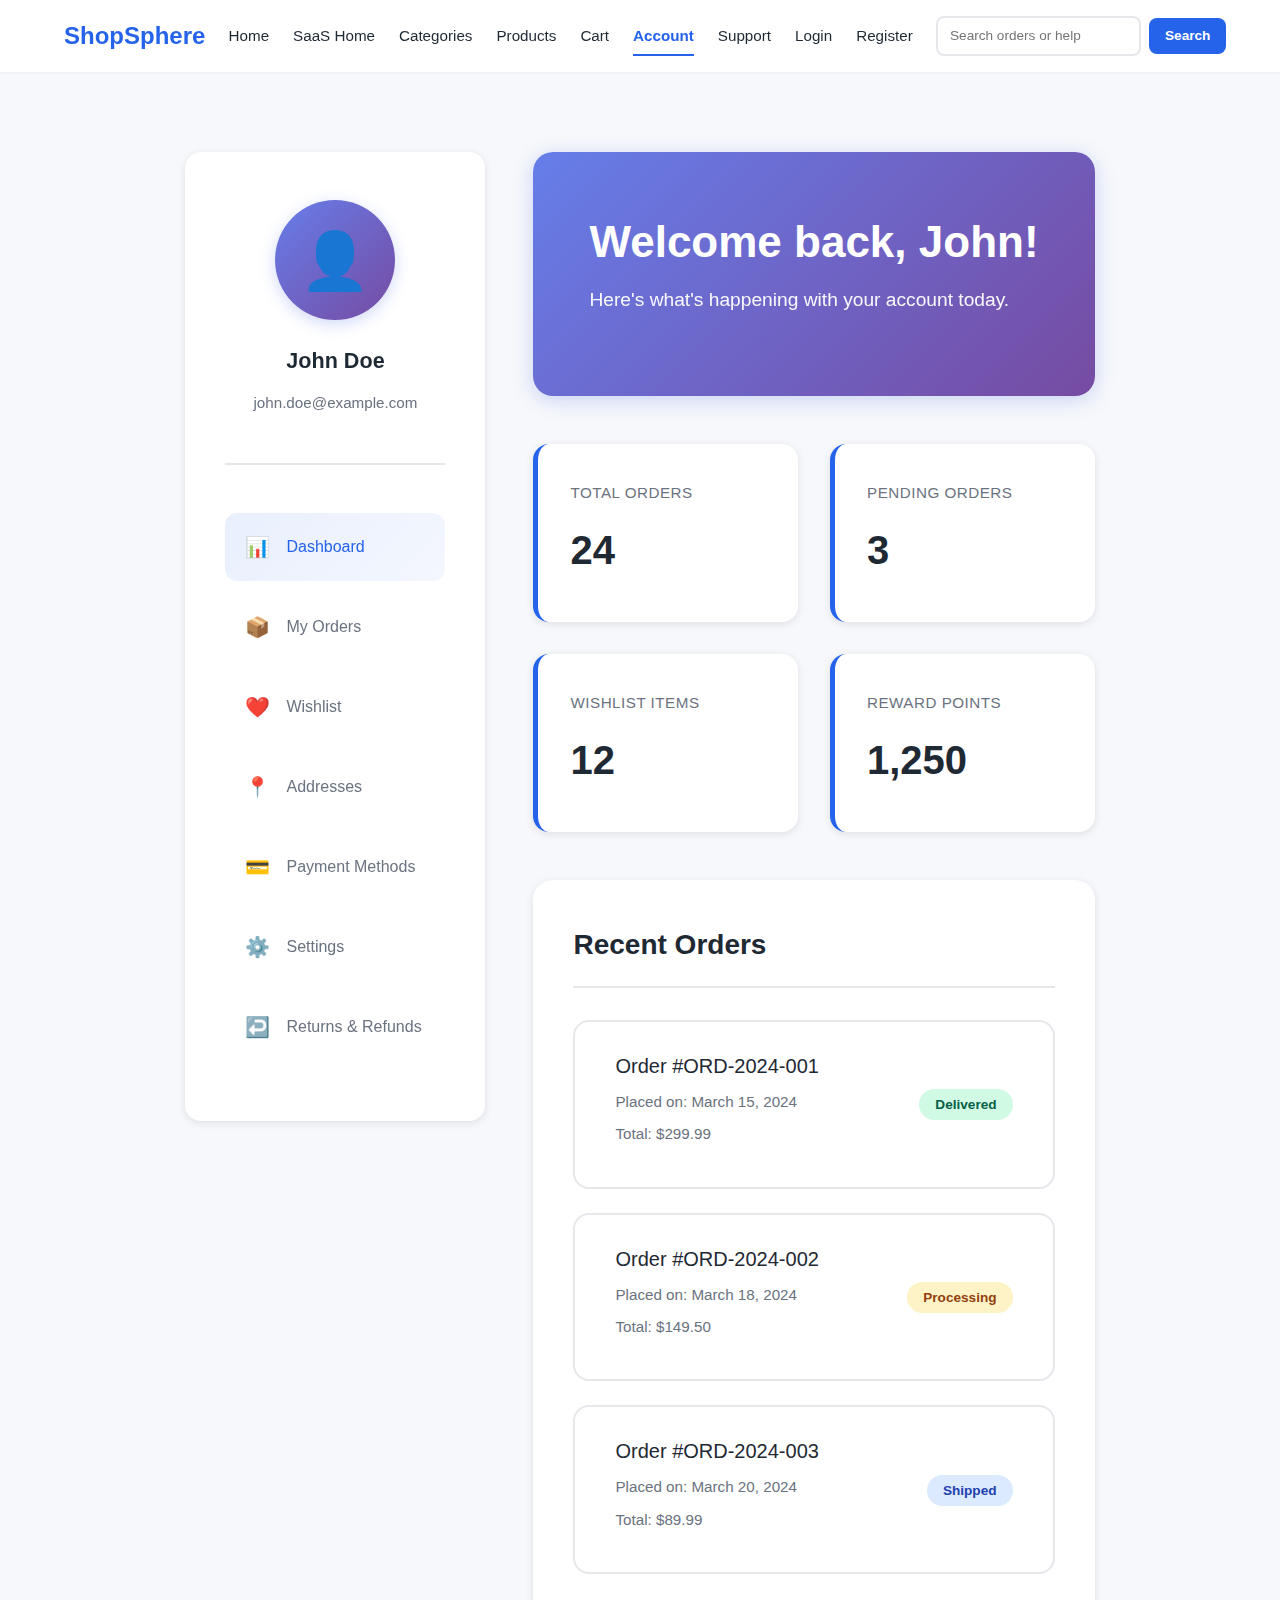
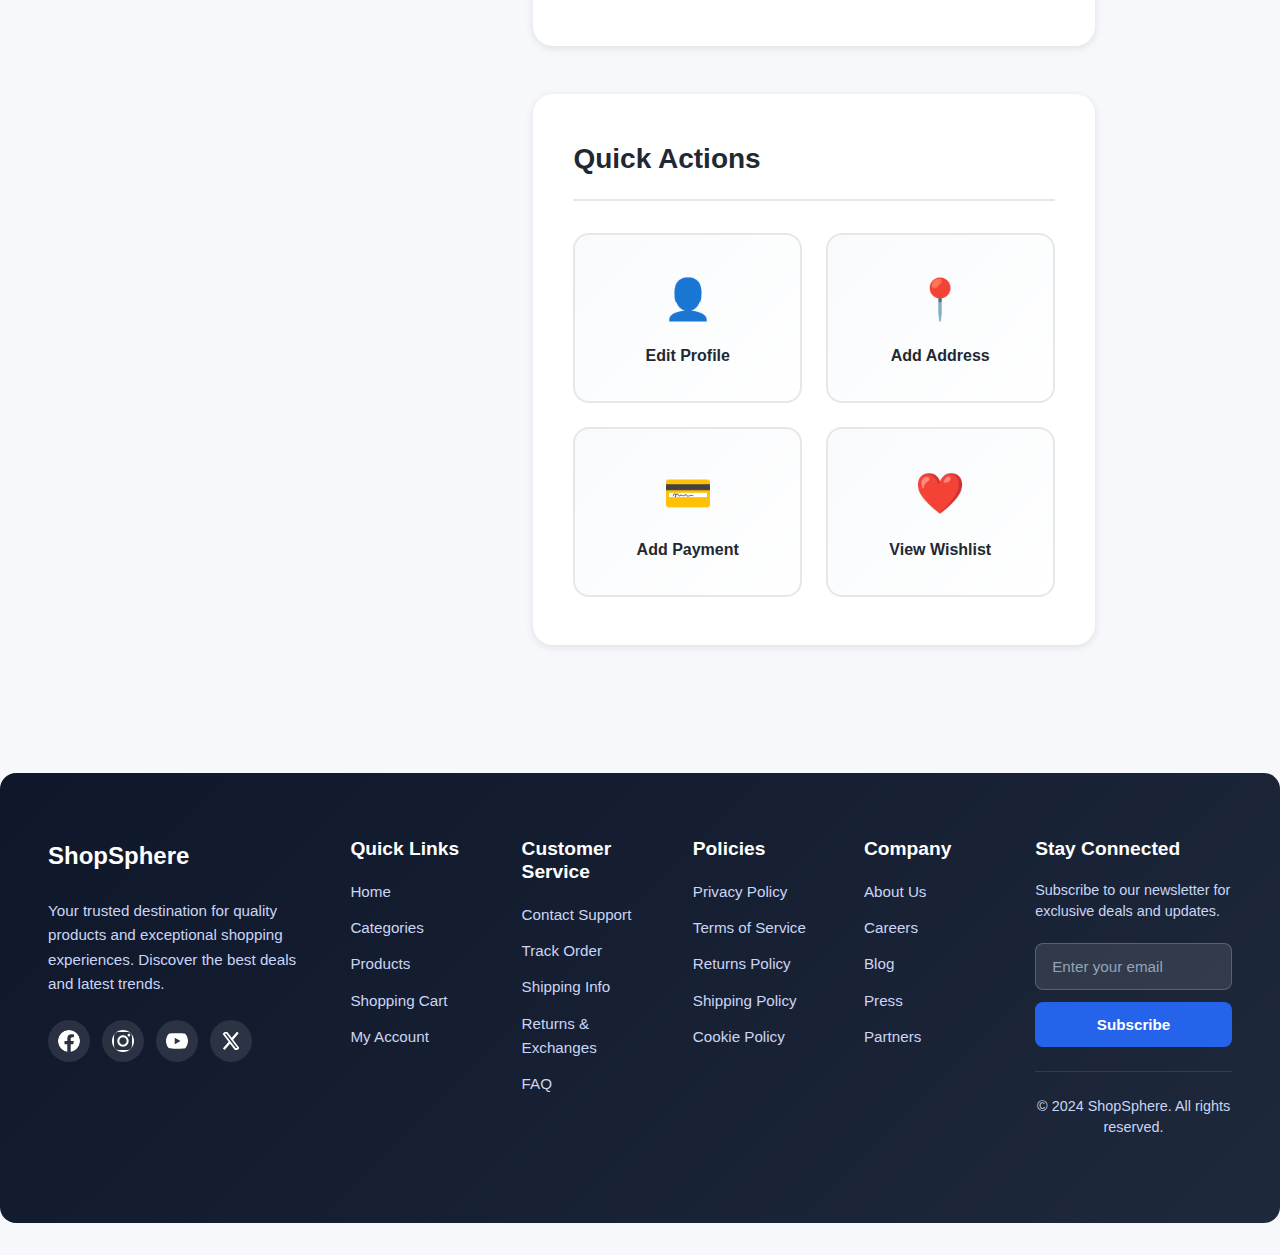
<file: account.html>
<!DOCTYPE html>
<html lang="en">
<head>
  <meta charset="UTF-8">
  <meta name="viewport" content="width=device-width, initial-scale=1.0">
  <title>Account Dashboard • ShopSphere</title>
  <link rel="icon" type="image/svg+xml" href="data:image/svg+xml,%3Csvg xmlns='http://www.w3.org/2000/svg' viewBox='0 0 100 100'%3E%3Ctext y='.9em' font-size='90'%3E🛒%3C/text%3E%3C/svg%3E">
  <link rel="stylesheet" href="styles.css">
  <style>
    .account-dashboard {
      display: grid;
      grid-template-columns: 300px 1fr;
      gap: 3rem;
      max-width: 1400px;
      margin: 3rem auto;
      padding: 0 3rem;
    }

    .account-sidebar {
      background: #fff;
      border-radius: 1rem;
      padding: 3rem 2.5rem;
      box-shadow: 0 2px 8px rgba(0,0,0,0.1);
      height: fit-content;
      position: sticky;
      top: 120px;
    }

    .user-profile-card {
      text-align: center;
      padding-bottom: 3rem;
      border-bottom: 2px solid #e5e7eb;
      margin-bottom: 3rem;
    }

    .user-avatar {
      width: 120px;
      height: 120px;
      border-radius: 50%;
      background: linear-gradient(135deg, #667eea 0%, #764ba2 100%);
      display: flex;
      align-items: center;
      justify-content: center;
      font-size: 3.5rem;
      margin: 0 auto 1.5rem;
      box-shadow: 0 4px 15px rgba(102, 126, 234, 0.3);
    }

    .user-name {
      font-size: 1.35rem;
      font-weight: 700;
      color: #1f2933;
      margin-bottom: 0.75rem;
    }

    .user-email {
      color: #6b7280;
      font-size: 0.95rem;
    }

    .sidebar-menu {
      list-style: none;
      padding: 0;
      margin: 0;
    }

    .sidebar-menu li {
      margin-bottom: 0.75rem;
    }

    .sidebar-menu a {
      display: flex;
      align-items: center;
      gap: 1rem;
      padding: 1.125rem 1.25rem;
      color: #6b7280;
      text-decoration: none;
      border-radius: 0.75rem;
      transition: all 0.2s ease;
      font-weight: 500;
    }

    .sidebar-menu a:hover,
    .sidebar-menu a.active {
      background: linear-gradient(135deg, rgba(37, 99, 235, 0.1) 0%, rgba(37, 99, 235, 0.05) 100%);
      color: #2563eb;
    }

    .sidebar-menu a span {
      font-size: 1.25rem;
    }

    .account-content {
      display: flex;
      flex-direction: column;
      gap: 3rem;
    }

    .dashboard-header {
      background: linear-gradient(135deg, #667eea 0%, #764ba2 100%);
      color: #fff;
      padding: 4rem 3.5rem;
      border-radius: 1.25rem;
      box-shadow: 0 4px 20px rgba(102, 126, 234, 0.3);
    }

    .dashboard-header h1 {
      font-size: 2.75rem;
      margin-bottom: 1rem;
      color: #fff;
    }

    .dashboard-header p {
      font-size: 1.2rem;
      opacity: 0.95;
    }

    .stats-grid {
      display: grid;
      grid-template-columns: repeat(auto-fit, minmax(220px, 1fr));
      gap: 2rem;
      margin-top: 0;
    }

    .stat-card {
      background: #fff;
      padding: 2.5rem 2rem;
      border-radius: 1rem;
      box-shadow: 0 2px 8px rgba(0,0,0,0.1);
      border-left: 5px solid #2563eb;
    }

    .stat-card h3 {
      font-size: 0.95rem;
      color: #6b7280;
      margin-bottom: 1rem;
      text-transform: uppercase;
      letter-spacing: 0.5px;
    }

    .stat-card .stat-value {
      font-size: 2.5rem;
      font-weight: 700;
      color: #1f2933;
    }

    .content-section {
      background: #fff;
      padding: 3rem 2.5rem;
      border-radius: 1.25rem;
      box-shadow: 0 2px 8px rgba(0,0,0,0.1);
    }

    .content-section h2 {
      font-size: 1.75rem;
      margin-bottom: 2rem;
      color: #1f2933;
      padding-bottom: 1.5rem;
      border-bottom: 2px solid #e5e7eb;
    }

    .order-item {
      display: flex;
      justify-content: space-between;
      align-items: center;
      padding: 2rem 2.5rem;
      border: 2px solid #e5e7eb;
      border-radius: 1rem;
      margin-bottom: 1.5rem;
      transition: all 0.2s ease;
    }

    .order-item:hover {
      border-color: #2563eb;
      box-shadow: 0 4px 12px rgba(37, 99, 235, 0.1);
    }

    .order-info h4 {
      font-size: 1.25rem;
      color: #1f2933;
      margin-bottom: 0.75rem;
    }

    .order-info p {
      color: #6b7280;
      font-size: 0.95rem;
      margin: 0.5rem 0;
    }

    .order-status {
      padding: 0.5rem 1rem;
      border-radius: 999px;
      font-size: 0.85rem;
      font-weight: 600;
      background: #dbeafe;
      color: #1e40af;
    }

    .order-status.delivered {
      background: #d1fae5;
      color: #065f46;
    }

    .order-status.processing {
      background: #fef3c7;
      color: #92400e;
    }

    .quick-actions {
      display: grid;
      grid-template-columns: repeat(auto-fit, minmax(180px, 1fr));
      gap: 1.5rem;
      margin-top: 2rem;
    }

    .action-btn {
      padding: 2rem 1.5rem;
      background: linear-gradient(135deg, #f8fafc 0%, #fff 100%);
      border: 2px solid #e5e7eb;
      border-radius: 1rem;
      text-align: center;
      text-decoration: none;
      color: #1f2933;
      transition: all 0.2s ease;
      display: flex;
      flex-direction: column;
      align-items: center;
      gap: 0.75rem;
    }

    .action-btn:hover {
      border-color: #2563eb;
      background: linear-gradient(135deg, rgba(37, 99, 235, 0.05) 0%, #fff 100%);
      transform: translateY(-2px);
      box-shadow: 0 4px 12px rgba(37, 99, 235, 0.15);
    }

    .action-btn span {
      font-size: 2.5rem;
    }

    .action-btn strong {
      font-size: 1rem;
      font-weight: 600;
    }

    @media (max-width: 960px) {
      .account-dashboard {
        grid-template-columns: 1fr;
        gap: 2.5rem;
        padding: 0 2rem;
        margin: 2rem auto;
      }

      .account-sidebar {
        position: static;
        padding: 2.5rem 2rem;
      }

      .stats-grid {
        grid-template-columns: repeat(2, 1fr);
        gap: 1.5rem;
      }
    }

    @media (max-width: 640px) {
      .account-dashboard {
        padding: 0 1.5rem;
        margin: 1.5rem auto;
      }

      .dashboard-header {
        padding: 3rem 2rem;
      }

      .dashboard-header h1 {
        font-size: 2rem;
      }

      .stats-grid {
        grid-template-columns: 1fr;
        gap: 1.25rem;
      }

      .content-section {
        padding: 2rem 1.5rem;
      }

      .order-item {
        flex-direction: column;
        align-items: flex-start;
        gap: 1.5rem;
        padding: 1.5rem;
      }

      .quick-actions {
        grid-template-columns: repeat(2, 1fr);
        gap: 1rem;
      }
    }
  </style>
</head>
<body>
  <header class="top-nav">
    <div class="logo"><a href="index.html">ShopSphere</a></div>
    <nav>
      <a href="index.html#home">Home</a>
      <a href="home-saas.html">SaaS Home</a>
      <a href="categories.html">Categories</a>
      <a href="products.html">Products</a>
      <a href="cart.html">Cart</a>
      <a href="account.html">Account</a>
      <a href="support.html">Support</a>
      <a href="login.html">Login</a>
      <a href="register.html">Register</a>
    </nav>
    <div class="search-bar">
      <input type="text" placeholder="Search orders or help" id="searchInput">
      <button id="searchBtn" onclick="handleSearch()">Search</button>
      <div class="search-suggestions" id="searchSuggestions"></div>
    </div>
  </header>

  <main>
    <div class="account-dashboard">
      <aside class="account-sidebar">
        <div class="user-profile-card">
          <div class="user-avatar">👤</div>
          <div class="user-name">John Doe</div>
          <div class="user-email">john.doe@example.com</div>
        </div>
        <ul class="sidebar-menu">
          <li><a href="#dashboard" class="active"><span>📊</span> Dashboard</a></li>
          <li><a href="#orders"><span>📦</span> My Orders</a></li>
          <li><a href="#wishlist"><span>❤️</span> Wishlist</a></li>
          <li><a href="#addresses"><span>📍</span> Addresses</a></li>
          <li><a href="#payments"><span>💳</span> Payment Methods</a></li>
          <li><a href="#settings"><span>⚙️</span> Settings</a></li>
          <li><a href="#returns"><span>↩️</span> Returns & Refunds</a></li>
        </ul>
      </aside>

      <div class="account-content">
        <div class="dashboard-header">
          <h1>Welcome back, John!</h1>
          <p>Here's what's happening with your account today.</p>
        </div>

        <div class="stats-grid">
          <div class="stat-card">
            <h3>Total Orders</h3>
            <div class="stat-value">24</div>
          </div>
          <div class="stat-card">
            <h3>Pending Orders</h3>
            <div class="stat-value">3</div>
          </div>
          <div class="stat-card">
            <h3>Wishlist Items</h3>
            <div class="stat-value">12</div>
          </div>
          <div class="stat-card">
            <h3>Reward Points</h3>
            <div class="stat-value">1,250</div>
          </div>
        </div>

        <div class="content-section">
          <h2>Recent Orders</h2>
          <div class="order-item">
            <div class="order-info">
              <h4>Order #ORD-2024-001</h4>
              <p>Placed on: March 15, 2024</p>
              <p>Total: $299.99</p>
            </div>
            <div>
              <span class="order-status delivered">Delivered</span>
            </div>
          </div>
          <div class="order-item">
            <div class="order-info">
              <h4>Order #ORD-2024-002</h4>
              <p>Placed on: March 18, 2024</p>
              <p>Total: $149.50</p>
            </div>
            <div>
              <span class="order-status processing">Processing</span>
            </div>
          </div>
          <div class="order-item">
            <div class="order-info">
              <h4>Order #ORD-2024-003</h4>
              <p>Placed on: March 20, 2024</p>
              <p>Total: $89.99</p>
            </div>
            <div>
              <span class="order-status">Shipped</span>
            </div>
          </div>
        </div>

        <div class="content-section">
          <h2>Quick Actions</h2>
          <div class="quick-actions">
            <a href="#" class="action-btn" onclick="handleAction('Profile')">
              <span>👤</span>
              <strong>Edit Profile</strong>
            </a>
            <a href="#" class="action-btn" onclick="handleAction('Address')">
              <span>📍</span>
              <strong>Add Address</strong>
            </a>
            <a href="#" class="action-btn" onclick="handleAction('Payment')">
              <span>💳</span>
              <strong>Add Payment</strong>
            </a>
            <a href="#" class="action-btn" onclick="handleAction('Wishlist')">
              <span>❤️</span>
              <strong>View Wishlist</strong>
            </a>
          </div>
        </div>
      </div>
    </div>
  </main>

  <footer class="site-footer">
    <div class="footer-brand">
      <div class="footer-logo">
        <span class="logo-icon">🛒</span>
        <span class="logo-text">ShopSphere</span>
      </div>
      <p class="footer-description">Your trusted destination for quality products and exceptional shopping experiences. Discover the best deals and latest trends.</p>
      <div class="social">
        <a href="#" aria-label="Facebook" target="_blank" rel="noopener noreferrer">
          <svg width="20" height="20" viewBox="0 0 24 24" fill="currentColor" xmlns="http://www.w3.org/2000/svg">
            <path d="M24 12.073c0-6.627-5.373-12-12-12s-12 5.373-12 12c0 5.99 4.388 10.954 10.125 11.854v-8.385H7.078v-3.47h3.047V9.43c0-3.007 1.792-4.669 4.533-4.669 1.312 0 2.686.235 2.686.235v2.953H15.83c-1.491 0-1.956.925-1.956 1.874v2.25h3.328l-.532 3.47h-2.796v8.385C19.612 23.027 24 18.062 24 12.073z"/>
          </svg>
        </a>
        <a href="#" aria-label="Instagram" target="_blank" rel="noopener noreferrer">
          <svg width="20" height="20" viewBox="0 0 24 24" fill="currentColor" xmlns="http://www.w3.org/2000/svg">
            <path d="M12 2.163c3.204 0 3.584.012 4.85.07 3.252.148 4.771 1.691 4.919 4.919.058 1.265.069 1.645.069 4.849 0 3.205-.012 3.584-.069 4.849-.149 3.225-1.664 4.771-4.919 4.919-1.266.058-1.644.07-4.85.07-3.204 0-3.584-.012-4.849-.07-3.26-.149-4.771-1.699-4.919-4.92-.058-1.265-.07-1.644-.07-4.849 0-3.204.013-3.583.07-4.849.149-3.227 1.664-4.771 4.919-4.919 1.266-.057 1.645-.069 4.849-.069zm0-2.163c-3.259 0-3.667.014-4.947.072-4.358.2-6.78 2.618-6.98 6.98-.059 1.281-.073 1.689-.073 4.948 0 3.259.014 3.668.072 4.948.2 4.358 2.618 6.78 6.98 6.98 1.281.058 1.689.072 4.948.072 3.259 0 3.668-.014 4.948-.072 4.354-.2 6.782-2.618 6.979-6.98.059-1.28.073-1.689.073-4.948 0-3.259-.014-3.667-.072-4.947-.196-4.354-2.617-6.78-6.979-6.98-1.281-.059-1.69-.073-4.949-.073zm0 5.838c-3.403 0-6.162 2.759-6.162 6.162s2.759 6.163 6.162 6.163 6.162-2.759 6.162-6.163c0-3.403-2.759-6.162-6.162-6.162zm0 10.162c-2.209 0-4-1.79-4-4 0-2.209 1.791-4 4-4s4 1.791 4 4c0 2.21-1.791 4-4 4zm6.406-11.845c-.796 0-1.441.645-1.441 1.44s.645 1.44 1.441 1.44c.795 0 1.439-.645 1.439-1.44s-.644-1.44-1.439-1.44z"/>
          </svg>
        </a>
        <a href="#" aria-label="YouTube" target="_blank" rel="noopener noreferrer">
          <svg width="20" height="20" viewBox="0 0 24 24" fill="currentColor" xmlns="http://www.w3.org/2000/svg">
            <path d="M23.498 6.186a3.016 3.016 0 0 0-2.122-2.136C19.505 3.545 12 3.545 12 3.545s-7.505 0-9.377.505A3.017 3.017 0 0 0 .502 6.186C0 8.07 0 12 0 12s0 3.93.502 5.814a3.016 3.016 0 0 0 2.122 2.136c1.871.505 9.376.505 9.376.505s7.505 0 9.377-.505a3.015 3.015 0 0 0 2.122-2.136C24 15.93 24 12 24 12s0-3.93-.502-5.814zM9.545 15.568V8.432L15.818 12l-6.273 3.568z"/>
          </svg>
        </a>
        <a href="#" aria-label="Twitter" target="_blank" rel="noopener noreferrer">
          <svg width="20" height="20" viewBox="0 0 24 24" fill="currentColor" xmlns="http://www.w3.org/2000/svg">
            <path d="M18.244 2.25h3.308l-7.227 8.26 8.502 11.24H16.17l-5.214-6.817L4.99 21.75H1.68l7.73-8.835L1.254 2.25H8.08l4.713 6.231zm-1.161 17.52h1.833L7.084 4.126H5.117z"/>
          </svg>
        </a>
      </div>
    </div>
    <div>
      <h3>Quick Links</h3>
      <a href="index.html#home">Home</a>
      <a href="categories.html">Categories</a>
      <a href="products.html">Products</a>
      <a href="cart.html">Shopping Cart</a>
      <a href="account.html">My Account</a>
    </div>
    <div>
      <h3>Customer Service</h3>
      <a href="support.html">Contact Support</a>
      <a href="#">Track Order</a>
      <a href="#">Shipping Info</a>
      <a href="#">Returns & Exchanges</a>
      <a href="#">FAQ</a>
    </div>
    <div>
      <h3>Policies</h3>
      <a href="#">Privacy Policy</a>
      <a href="#">Terms of Service</a>
      <a href="#">Returns Policy</a>
      <a href="#">Shipping Policy</a>
      <a href="#">Cookie Policy</a>
    </div>
    <div>
      <h3>Company</h3>
      <a href="#">About Us</a>
      <a href="#">Careers</a>
      <a href="#">Blog</a>
      <a href="#">Press</a>
      <a href="#">Partners</a>
    </div>
    <div class="footer-newsletter">
      <h3>Stay Connected</h3>
      <p>Subscribe to our newsletter for exclusive deals and updates.</p>
      <form class="newsletter" onsubmit="handleNewsletter(event)">
        <input type="email" placeholder="Enter your email" required id="emailInput">
        <button type="submit">Subscribe</button>
      </form>
      <p class="footer-copyright">© 2024 ShopSphere. All rights reserved.</p>
    </div>
  </footer>

  <script src="script.js"></script>
  <script>
    function handleAction(action) {
      alert(`Opening ${action} section...`);
      console.log(`Navigating to ${action}`);
    }

    function handleSearch() {
      const searchTerm = document.getElementById('searchInput').value;
      if (searchTerm.trim()) {
        alert(`Searching for: ${searchTerm}`);
        console.log(`Search query: ${searchTerm}`);
      } else {
        alert('Please enter a search term');
      }
    }

    function handleNewsletter(event) {
      event.preventDefault();
      const email = document.getElementById('emailInput').value;
      alert(`Thank you for subscribing with: ${email}`);
      document.getElementById('emailInput').value = '';
    }

    document.getElementById('searchInput').addEventListener('keypress', function(e) {
      if (e.key === 'Enter') {
        handleSearch();
      }
    });

    // Sidebar menu navigation
    document.querySelectorAll('.sidebar-menu a').forEach(link => {
      link.addEventListener('click', function(e) {
        e.preventDefault();
        document.querySelectorAll('.sidebar-menu a').forEach(a => a.classList.remove('active'));
        this.classList.add('active');
      });
    });
  </script>
</body>
</html>
</file>
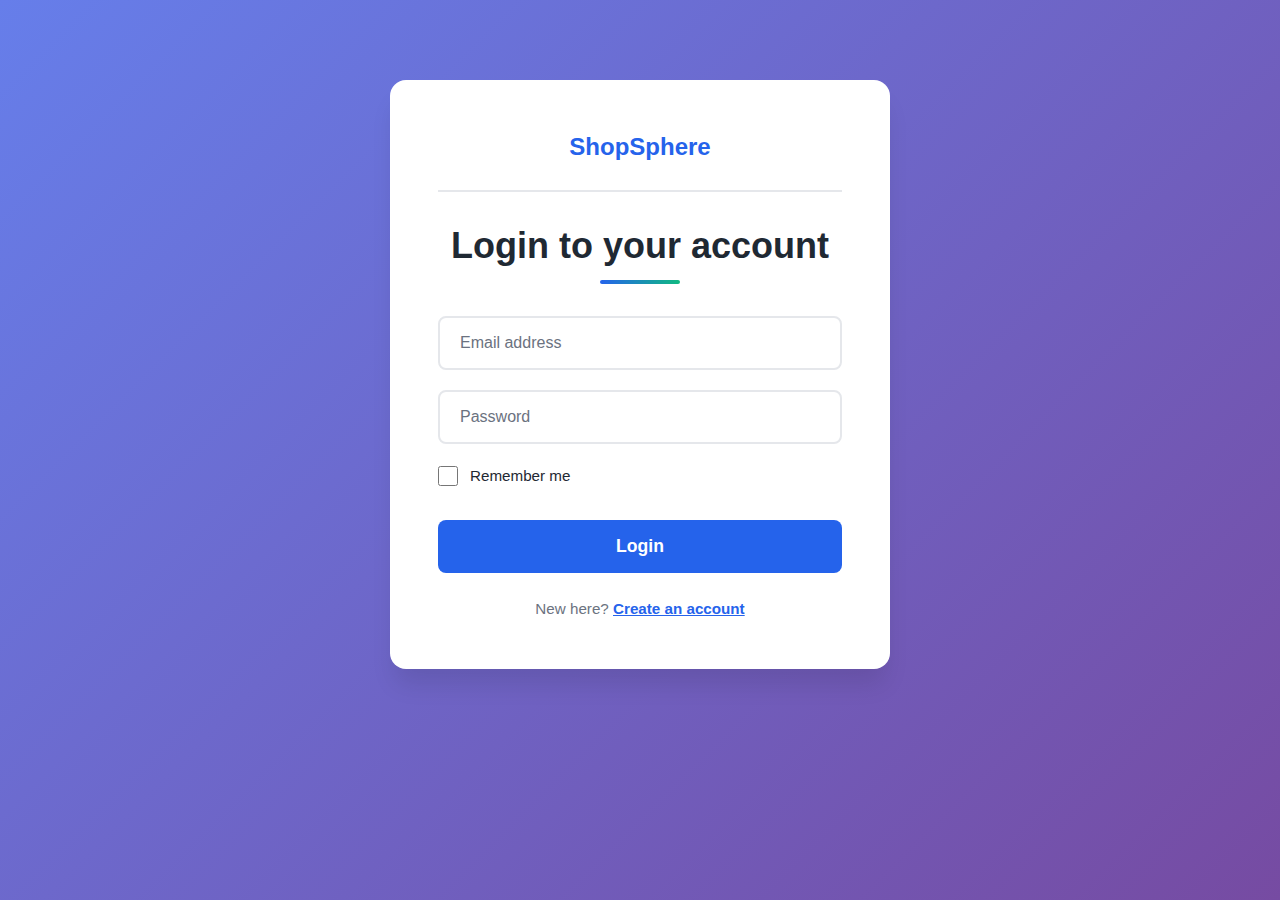
<file: login.html>
<!DOCTYPE html>
<html lang="en">
<head>
  <meta charset="UTF-8">
  <meta name="viewport" content="width=device-width, initial-scale=1.0">
  <title>Login • ShopSphere</title>
  <link rel="icon" type="image/svg+xml" href="data:image/svg+xml,%3Csvg xmlns='http://www.w3.org/2000/svg' viewBox='0 0 100 100'%3E%3Ctext y='.9em' font-size='90'%3E🛒%3C/text%3E%3C/svg%3E">
  <link rel="stylesheet" href="styles.css">
</head>
<body class="auth-page">
  <main>
    <section class="account">
      <a href="index.html" class="auth-logo">
        <span class="logo-icon">🛒</span>
        <span class="logo-text">ShopSphere</span>
      </a>
      <h2>Login to your account</h2>
      <form class="checkout">
        <input type="email" placeholder="Email address" required>
        <input type="password" placeholder="Password" required>
        <label><input type="checkbox"> Remember me</label>
        <button type="submit">Login</button>
        <p>New here? <a href="register.html">Create an account</a></p>
      </form>
    </section>
  </main>

  <script src="script.js"></script>
</body>
</html>
</file>
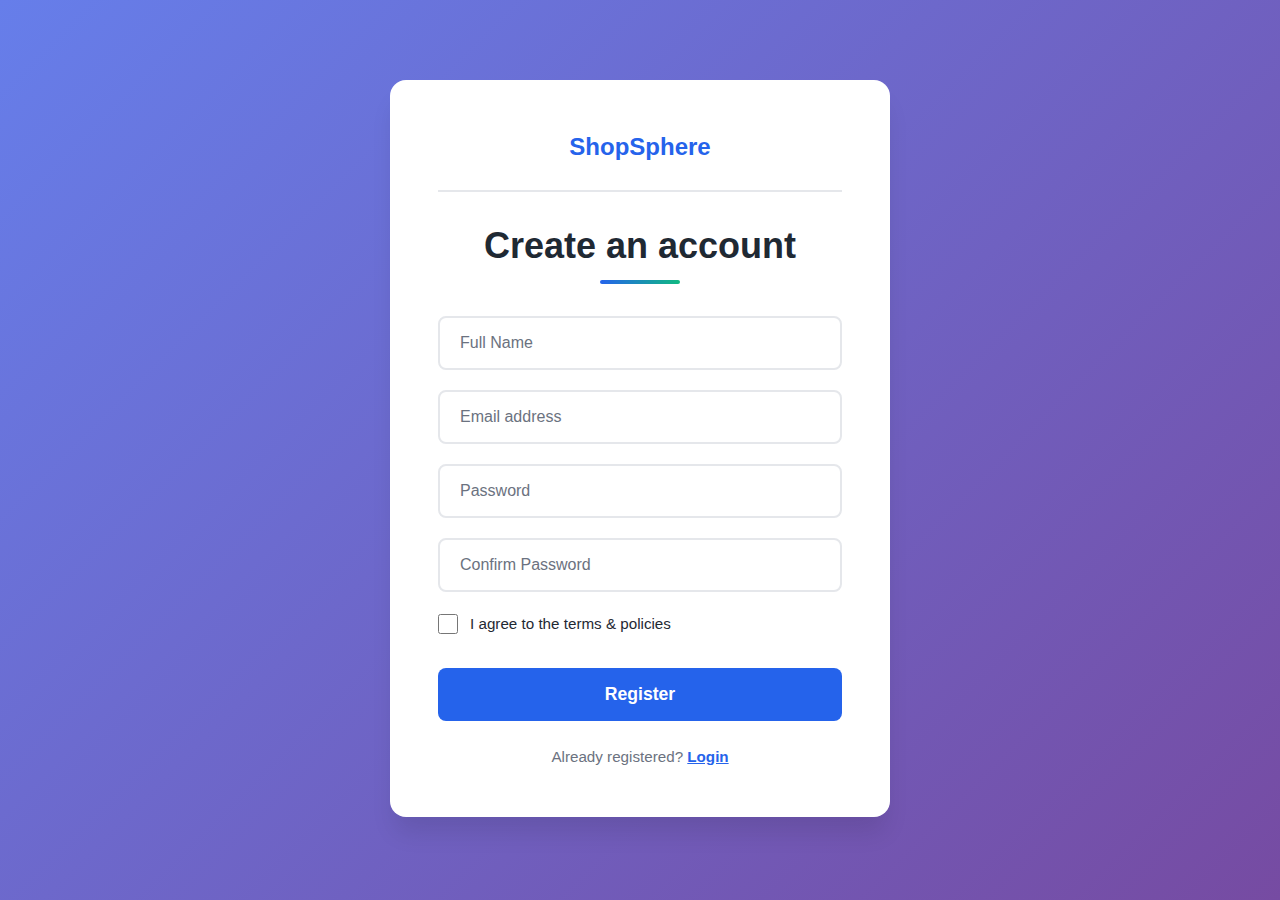
<file: register.html>
<!DOCTYPE html>
<html lang="en">
<head>
  <meta charset="UTF-8">
  <meta name="viewport" content="width=device-width, initial-scale=1.0">
  <title>Register • ShopSphere</title>
  <link rel="icon" type="image/svg+xml" href="data:image/svg+xml,%3Csvg xmlns='http://www.w3.org/2000/svg' viewBox='0 0 100 100'%3E%3Ctext y='.9em' font-size='90'%3E🛒%3C/text%3E%3C/svg%3E">
  <link rel="stylesheet" href="styles.css">
</head>
<body class="auth-page">
  <main>
    <section class="account">
      <a href="index.html" class="auth-logo">
        <span class="logo-icon">🛒</span>
        <span class="logo-text">ShopSphere</span>
      </a>
      <h2>Create an account</h2>
      <form class="checkout">
        <input type="text" placeholder="Full Name" required>
        <input type="email" placeholder="Email address" required>
        <input type="password" placeholder="Password" required>
        <input type="password" placeholder="Confirm Password" required>
        <label><input type="checkbox" required> I agree to the terms & policies</label>
        <button type="submit">Register</button>
        <p>Already registered? <a href="login.html">Login</a></p>
      </form>
    </section>
  </main>

  <script src="script.js"></script>
</body>
</html>
</file>
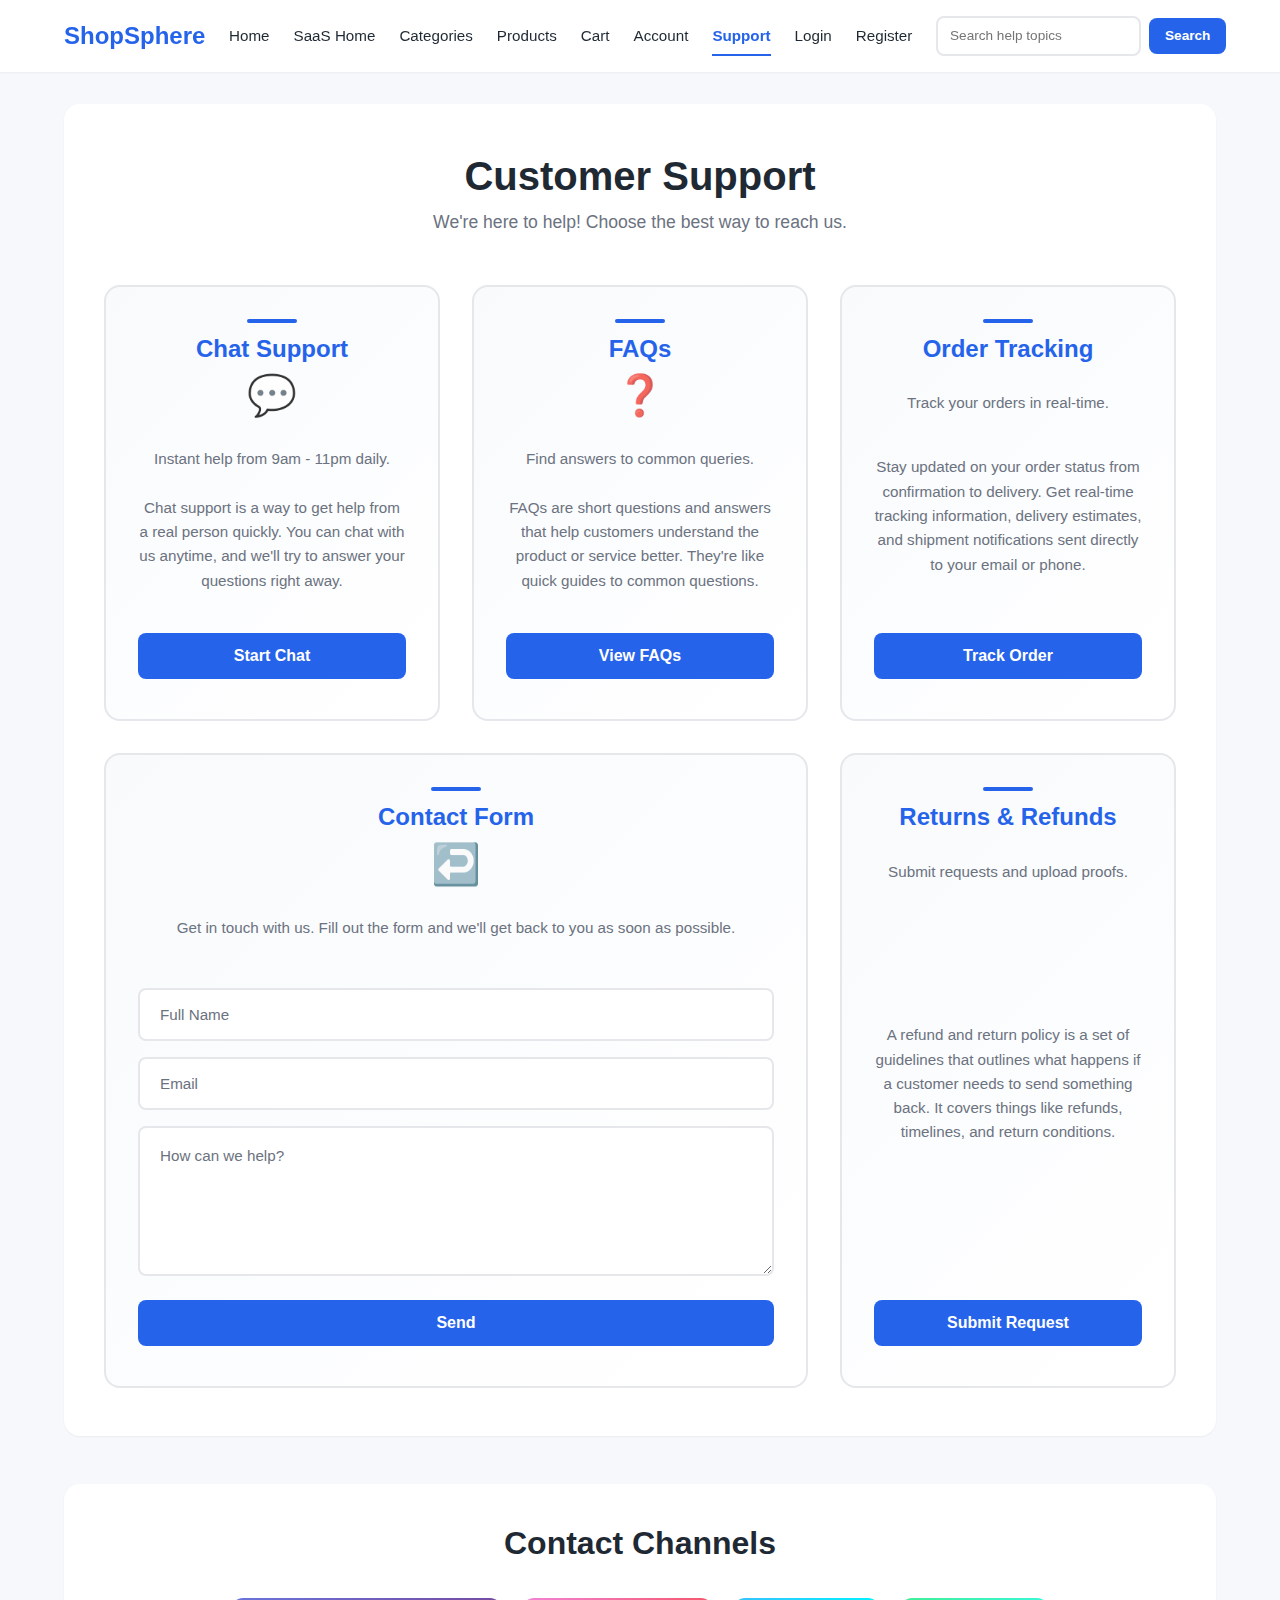
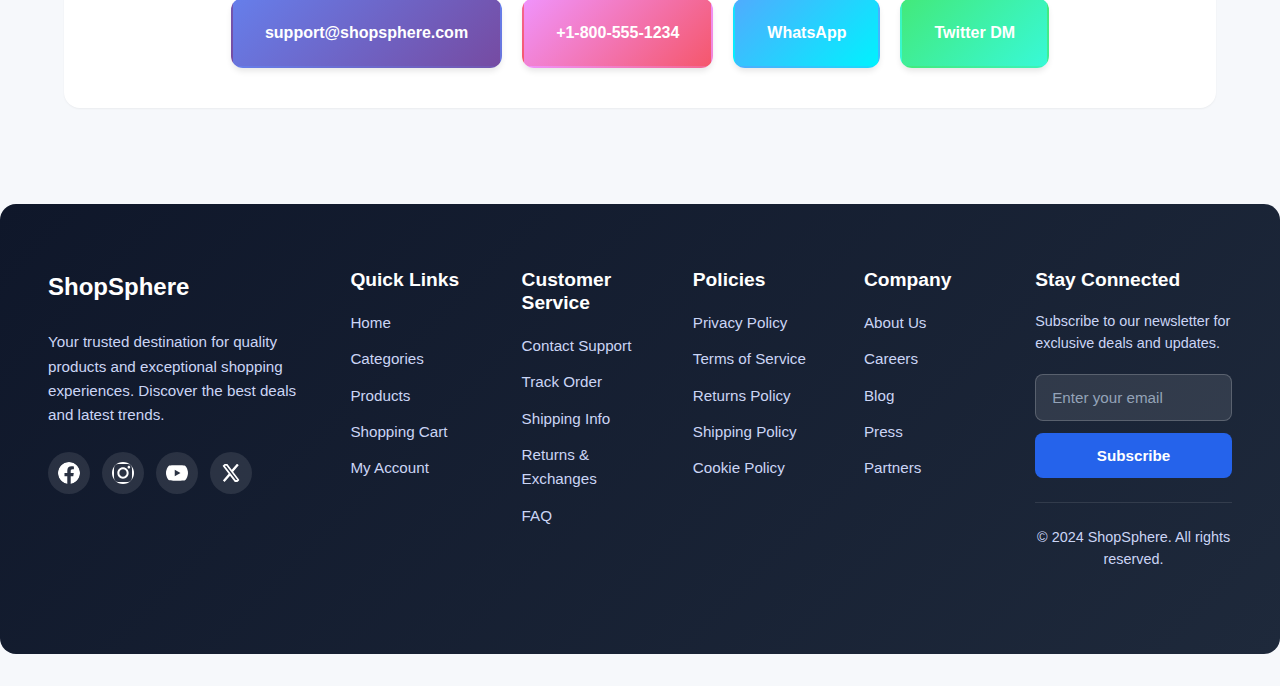
<file: support.html>
<!DOCTYPE html>
<html lang="en">
<head>
  <meta charset="UTF-8">
  <meta name="viewport" content="width=device-width, initial-scale=1.0">
  <title>Support • ShopSphere</title>
  <link rel="icon" type="image/svg+xml" href="data:image/svg+xml,%3Csvg xmlns='http://www.w3.org/2000/svg' viewBox='0 0 100 100'%3E%3Ctext y='.9em' font-size='90'%3E🛒%3C/text%3E%3C/svg%3E">
  <link rel="stylesheet" href="styles.css">
</head>
<body>
  <header class="top-nav">
    <div class="logo"><a href="index.html">ShopSphere</a></div>
    <nav>
      <a href="index.html#home">Home</a>
      <a href="home-saas.html">SaaS Home</a>
      <a href="categories.html">Categories</a>
      <a href="products.html">Products</a>
      <a href="cart.html">Cart</a>
      <a href="account.html">Account</a>
      <a href="support.html">Support</a>
      <a href="login.html">Login</a>
      <a href="register.html">Register</a>
    </nav>
    <div class="search-bar">
      <input type="text" placeholder="Search help topics">
      <button>Search</button>
    </div>
  </header>

  <main>
    <section class="support">
      <h2>Customer Support</h2>
      <p>We're here to help! Choose the best way to reach us.</p>
      <div class="support-grid">
        <article>
          <h3>Chat Support</h3>
          <p>Instant help from 9am - 11pm daily.</p>
          <p>Chat support is a way to get help from a real person quickly. You can chat with us anytime, and we'll try to answer your questions right away.</p>  
          <button>Start Chat</button>
        </article>
        <article>
          <h3>FAQs</h3>
          <p>Find answers to common queries.</p>
          <p>FAQs are short questions and answers that help customers understand the product or service better. They're like quick guides to common questions.</p>  
          <button>View FAQs</button>
        </article>
        <article>
          <h3>Order Tracking</h3>
          <p>Track your orders in real-time.</p>
          <p>Stay updated on your order status from confirmation to delivery. Get real-time tracking information, delivery estimates, and shipment notifications sent directly to your email or phone.</p>
          <button>Track Order</button>
        </article>
        <article class="contact-form">
          <h3>Contact Form</h3>
          <p>Get in touch with us. Fill out the form and we'll get back to you as soon as possible.</p>
          <form>
            <input type="text" placeholder="Full Name" required>
            <input type="email" placeholder="Email" required>
            <textarea placeholder="How can we help?" required></textarea>
            <button type="submit">Send</button>
          </form>
        </article>
        <article>
          <h3>Returns & Refunds</h3>
          <p>Submit requests and upload proofs.</p>
          <p>A refund and return policy is a set of guidelines that outlines what happens if a customer needs to send something back. It covers things like refunds, timelines, and return conditions.</p>  
          <button>Submit Request</button>
        </article>
        
      </div>
    </section>

    <section class="payments">
      <h2>Contact Channels</h2>
      <div class="payment-options">
        <span>support@shopsphere.com</span>
        <span>+1-800-555-1234</span>
        <span>WhatsApp</span>
        <span>Twitter DM</span>
      </div>
    </section>
  </main>

  <footer class="site-footer">
    <div class="footer-brand">
      <div class="footer-logo">
        <span class="logo-icon">🛒</span>
        <span class="logo-text">ShopSphere</span>
      </div>
      <p class="footer-description">Your trusted destination for quality products and exceptional shopping experiences. Discover the best deals and latest trends.</p>
      <div class="social">
        <a href="#" aria-label="Facebook" target="_blank" rel="noopener noreferrer">
          <svg width="20" height="20" viewBox="0 0 24 24" fill="currentColor" xmlns="http://www.w3.org/2000/svg">
            <path d="M24 12.073c0-6.627-5.373-12-12-12s-12 5.373-12 12c0 5.99 4.388 10.954 10.125 11.854v-8.385H7.078v-3.47h3.047V9.43c0-3.007 1.792-4.669 4.533-4.669 1.312 0 2.686.235 2.686.235v2.953H15.83c-1.491 0-1.956.925-1.956 1.874v2.25h3.328l-.532 3.47h-2.796v8.385C19.612 23.027 24 18.062 24 12.073z"/>
          </svg>
        </a>
        <a href="#" aria-label="Instagram" target="_blank" rel="noopener noreferrer">
          <svg width="20" height="20" viewBox="0 0 24 24" fill="currentColor" xmlns="http://www.w3.org/2000/svg">
            <path d="M12 2.163c3.204 0 3.584.012 4.85.07 3.252.148 4.771 1.691 4.919 4.919.058 1.265.069 1.645.069 4.849 0 3.205-.012 3.584-.069 4.849-.149 3.225-1.664 4.771-4.919 4.919-1.266.058-1.644.07-4.85.07-3.204 0-3.584-.012-4.849-.07-3.26-.149-4.771-1.699-4.919-4.92-.058-1.265-.07-1.644-.07-4.849 0-3.204.013-3.583.07-4.849.149-3.227 1.664-4.771 4.919-4.919 1.266-.057 1.645-.069 4.849-.069zm0-2.163c-3.259 0-3.667.014-4.947.072-4.358.2-6.78 2.618-6.98 6.98-.059 1.281-.073 1.689-.073 4.948 0 3.259.014 3.668.072 4.948.2 4.358 2.618 6.78 6.98 6.98 1.281.058 1.689.072 4.948.072 3.259 0 3.668-.014 4.948-.072 4.354-.2 6.782-2.618 6.979-6.98.059-1.28.073-1.689.073-4.948 0-3.259-.014-3.667-.072-4.947-.196-4.354-2.617-6.78-6.979-6.98-1.281-.059-1.69-.073-4.949-.073zm0 5.838c-3.403 0-6.162 2.759-6.162 6.162s2.759 6.163 6.162 6.163 6.162-2.759 6.162-6.163c0-3.403-2.759-6.162-6.162-6.162zm0 10.162c-2.209 0-4-1.79-4-4 0-2.209 1.791-4 4-4s4 1.791 4 4c0 2.21-1.791 4-4 4zm6.406-11.845c-.796 0-1.441.645-1.441 1.44s.645 1.44 1.441 1.44c.795 0 1.439-.645 1.439-1.44s-.644-1.44-1.439-1.44z"/>
          </svg>
        </a>
        <a href="#" aria-label="YouTube" target="_blank" rel="noopener noreferrer">
          <svg width="20" height="20" viewBox="0 0 24 24" fill="currentColor" xmlns="http://www.w3.org/2000/svg">
            <path d="M23.498 6.186a3.016 3.016 0 0 0-2.122-2.136C19.505 3.545 12 3.545 12 3.545s-7.505 0-9.377.505A3.017 3.017 0 0 0 .502 6.186C0 8.07 0 12 0 12s0 3.93.502 5.814a3.016 3.016 0 0 0 2.122 2.136c1.871.505 9.376.505 9.376.505s7.505 0 9.377-.505a3.015 3.015 0 0 0 2.122-2.136C24 15.93 24 12 24 12s0-3.93-.502-5.814zM9.545 15.568V8.432L15.818 12l-6.273 3.568z"/>
          </svg>
        </a>
        <a href="#" aria-label="Twitter" target="_blank" rel="noopener noreferrer">
          <svg width="20" height="20" viewBox="0 0 24 24" fill="currentColor" xmlns="http://www.w3.org/2000/svg">
            <path d="M18.244 2.25h3.308l-7.227 8.26 8.502 11.24H16.17l-5.214-6.817L4.99 21.75H1.68l7.73-8.835L1.254 2.25H8.08l4.713 6.231zm-1.161 17.52h1.833L7.084 4.126H5.117z"/>
          </svg>
        </a>
      </div>
    </div>
    <div>
      <h3>Quick Links</h3>
      <a href="index.html#home">Home</a>
      <a href="categories.html">Categories</a>
      <a href="products.html">Products</a>
      <a href="cart.html">Shopping Cart</a>
      <a href="account.html">My Account</a>
    </div>
    <div>
      <h3>Customer Service</h3>
      <a href="support.html">Contact Support</a>
      <a href="#">Track Order</a>
      <a href="#">Shipping Info</a>
      <a href="#">Returns & Exchanges</a>
      <a href="#">FAQ</a>
    </div>
    <div>
      <h3>Policies</h3>
      <a href="#">Privacy Policy</a>
      <a href="#">Terms of Service</a>
      <a href="#">Returns Policy</a>
      <a href="#">Shipping Policy</a>
      <a href="#">Cookie Policy</a>
    </div>
    <div>
      <h3>Company</h3>
      <a href="#">About Us</a>
      <a href="#">Careers</a>
      <a href="#">Blog</a>
      <a href="#">Press</a>
      <a href="#">Partners</a>
    </div>
    <div class="footer-newsletter">
      <h3>Stay Connected</h3>
      <p>Subscribe to our newsletter for exclusive deals and updates.</p>
      <form class="newsletter">
        <input type="email" placeholder="Enter your email" required>
        <button type="submit">Subscribe</button>
      </form>
      <p class="footer-copyright">© 2024 ShopSphere. All rights reserved.</p>
    </div>
  </footer>

  <script src="script.js"></script>
</body>
</html>
</file>
<file: styles.css>
:root {
  --bg: #f6f8fb;
  --card: #fff;
  --text: #1f2933;
  --muted: #6b7280;
  --accent: #2563eb;
  --accent-hover: #1d4ed8;
  --success: #10b981;
  --danger: #ef4444;
  --warning: #f59e0b;
  --border: #e5e7eb;
  --shadow-sm: 0 1px 2px 0 rgba(0, 0, 0, 0.05);
  --shadow-md: 0 4px 6px -1px rgba(0, 0, 0, 0.1);
  --shadow-lg: 0 10px 15px -3px rgba(0, 0, 0, 0.1);
  --shadow-xl: 0 20px 25px -5px rgba(0, 0, 0, 0.1);
}

* {
  box-sizing: border-box;
  margin: 0;
  padding: 0;
}

body {
  font-family: -apple-system, BlinkMacSystemFont, "Segoe UI", Roboto, "Helvetica Neue", Arial, sans-serif;
  background: var(--bg);
  color: var(--text);
  line-height: 1.6;
  font-size: 16px;
}

a {
  text-decoration: none;
  color: inherit;
  transition: color 0.2s ease;
}

a:hover {
  color: var(--accent);
}

h1{
  font-weight: 700;
  line-height: 1.2;
  margin-bottom: 0.5rem;
}

h2{
  font-weight: 600;
  line-height: 1.2;
  margin-bottom: 0.5rem;
}
h3{
  font-weight: 500;
  line-height: 1.2;
  margin-bottom: 0.5rem;
}
h4{
  font-weight: 400;
  line-height: 1.2;
  margin-bottom: 0.5rem;
}
h1 { font-size: 2.5rem; }
h2 { font-size: 2rem; }
h3 { font-size: 1.5rem; }
h4 { font-size: 1.25rem; }

p {
  margin-bottom: 1rem;
}

button {
  background: var(--accent);
  color: #fff;
  border: none;
  padding: 0.75rem 1.5rem;
  border-radius: 0.5rem;
  cursor: pointer;
  font-weight: 600;
  font-size: 0.95rem;
  transition: all 0.2s ease;
  display: inline-flex;
  align-items: center;
  justify-content: center;
  gap: 0.5rem;
}

button:hover {
  background: var(--accent-hover);
  transform: translateY(-1px);
  box-shadow: var(--shadow-md);
}

button:active {
  transform: translateY(0);
}

button:disabled {
  opacity: 0.5;
  cursor: not-allowed;
  transform: none;
}

button.ghost {
  background: transparent;
  color: var(--accent);
  border: 2px solid var(--accent);
}

button.ghost:hover {
  background: var(--accent);
  color: #fff;
}

button.danger {
  background: var(--danger);
}

button.danger:hover {
  background: #dc2626;
}

button.success {
  background: var(--success);
}

button.success:hover {
  background: #059669;
}

/* Navigation */
.top-nav {
  display: flex;
  align-items: center;
  
  justify-content: space-between;
  padding: 1rem 5vw;
  background: #fff;
  box-shadow: var(--shadow-sm);
  position: sticky;
  top: 0;
  z-index: 1000;
  flex-wrap: wrap;
  gap: 0.5rem;
}

body.auth-page .top-nav {
  justify-content: center;
  flex-direction: column;
  gap: 1.5rem;
  padding: 1.5rem 5vw;
}

body.auth-page .top-nav .logo {
  order: 1;
}

body.auth-page .top-nav nav {
  order: 2;
  justify-content: center;
  flex-wrap: wrap;
}

.logo {
  font-weight: 700;
  font-size: 1.5rem;
  
  color: var(--accent);
}

.logo a:hover {
  color: var(--accent);
}

.top-nav nav {
  display: flex;
  gap: 1.5rem;
  flex-wrap: wrap;
  align-items: center;
  flex: 1;
  justify-content: center;
}

.top-nav nav a {
  font-weight: 500;
  font-size: 0.95rem;
  padding: 0.5rem 0;
  position: relative;
}

.top-nav nav a::after {
  content: '';
  position: absolute;
  bottom: 0;
  left: 0;
  width: 0;
  height: 2px;
  background: var(--accent);
  transition: width 0.3s ease;
}

.top-nav nav a:hover::after,
.top-nav nav a.active::after {
  width: 100%;
}

.top-nav nav a.active {
  color: var(--accent);
  font-weight: 600;
}

.search-bar {
  position: relative;
  display: flex;
  align-items: center;
  gap: 0.5rem;
  max-width: 280px;
  margin-left: auto;
}

.search-bar input {
  flex: 1;
  padding: 0.5rem 0.75rem;
  border-radius: 0.5rem;
  border: 2px solid var(--border);
  font-size: 0.85rem;
  transition: all 0.2s ease;
  box-sizing: border-box;
  line-height: 1.5;
}

.search-bar input:focus {
  outline: none;
  border-color: var(--accent);
  box-shadow: 0 0 0 3px rgba(37, 99, 235, 0.1);
}

.search-bar button {
  padding: 0.5rem 1rem;
  white-space: nowrap;
  display: inline-flex;
  align-items: center;
  justify-content: center;
  box-sizing: border-box;
  font-size: 0.85rem;
  line-height: 1.5;
}

.search-suggestions {
  position: absolute;
  top: calc(100% + 0.5rem);
  left: 0;
  right: 0;
  background: #fff;
  border-radius: 0.5rem;
  box-shadow: var(--shadow-lg);
  display: none;
  flex-direction: column;
  overflow: hidden;
  z-index: 100;
  max-height: 300px;
  overflow-y: auto;
}

.search-suggestions.active {
  display: flex;
}

.search-suggestions span {
  padding: 0.75rem 1rem;
  border-bottom: 1px solid var(--border);
  cursor: pointer;
  transition: background 0.2s ease;
}

.search-suggestions span:hover {
  background: var(--bg);
}

.search-suggestions span:last-child {
  border-bottom: none;
}

/* Main Content */
main {
  padding: 2rem 5vw;
  display: flex;
  flex-direction: column;
  gap: 0;
  min-height: calc(100vh - 200px);
  max-width: 1400px;
  margin: 0 auto;
}

/* SaaS Homepage Specific Main */
body:has(.hero-saas) main {
  max-width: 1400px;
  margin: 0 auto;
}

section {
  background: var(--card);
  border-radius: 1rem;
  padding: 2.5rem;
  box-shadow: var(--shadow-sm);
  transition: box-shadow 0.3s ease;
  margin-bottom: 2rem;
}

section:not(.hero):not(.flash-deals):hover {
  box-shadow: var(--shadow-md);
}

/* Hero Section */
.hero {
  position: relative;
  min-height: 500px;
  overflow: hidden;
  border-radius: 1rem;
  background: linear-gradient(135deg, #667eea 0%, #764ba2 100%);
  color: #fff;
  display: flex;
  align-items: center;
  justify-content: center;
  padding: 0;
  box-shadow: var(--shadow-xl);
  margin-bottom: 2rem;
}

.hero::before {
  content: '';
  position: absolute;
  top: 0;
  left: 0;
  right: 0;
  bottom: 0;
  background: radial-gradient(circle at 30% 50%, rgba(255, 255, 255, 0.1) 0%, transparent 50%);
  pointer-events: none;
  z-index: 1;
}

.hero-slider {
  display: flex;
  transition: transform 0.5s ease;
  width: 100%;
  position: relative;
}

.slide {
  min-width: 100%;
  display: none;
  flex-direction: column;
  gap: 1rem;
  text-align: center;
  animation: fadeIn 0.5s ease;
  position: relative;
  background-size: cover;
  background-position: center;
  background-repeat: no-repeat;
  padding: 4rem 3rem;
}

.slide::before {
  content: '';
  position: absolute;
  top: 0;
  left: 0;
  right: 0;
  bottom: 0;
  background: linear-gradient(135deg, rgba(102, 126, 234, 0.85) 0%, rgba(118, 75, 162, 0.85) 100%);
  z-index: 0;
}

/* Electronics Slide Background */
.slide-electronics {
  background-image: url('https://images.unsplash.com/photo-1468495244123-6c6c332eeece?w=1600&h=900&fit=crop');
}

.slide-electronics::before {
  background: linear-gradient(135deg, rgba(59, 130, 246, 0.85) 0%, rgba(99, 102, 241, 0.85) 100%);
}

/* Apparel Slide Background */
.slide-apparel {
  background-image: url('https://images.unsplash.com/photo-1445205170230-053b83016050?w=1600&h=900&fit=crop');
}

.slide-apparel::before {
  background: linear-gradient(135deg, rgba(139, 92, 246, 0.85) 0%, rgba(236, 72, 153, 0.85) 100%);
}

/* Flash Deals Slide Background */
.slide-deals {
  background-image: url('https://images.unsplash.com/photo-1607082349566-187342175e2f?w=1600&h=900&fit=crop');
}

.slide-deals::before {
  background: linear-gradient(135deg, rgba(249, 115, 22, 0.85) 0%, rgba(239, 68, 68, 0.85) 100%);
}

/* Products Page Hero Background */
.products-hero {
  background: linear-gradient(135deg, rgba(37, 99, 235, 0.9) 0%, rgba(99, 102, 241, 0.9) 100%);
  background-image: url('https://images.unsplash.com/photo-1556742502-ec7c0e9f34b1?w=1600&h=900&fit=crop');
  background-size: cover;
  background-position: center;
  background-repeat: no-repeat;
  background-blend-mode: overlay;
}

.products-hero::before {
  background: linear-gradient(135deg, rgba(37, 99, 235, 0.75) 0%, rgba(99, 102, 241, 0.75) 100%);
  z-index: 0;
}

.slide-products {
  background-image: url('https://images.unsplash.com/photo-1556742502-ec7c0e9f34b1?w=1600&h=900&fit=crop');
}

.slide-products::before {
  background: linear-gradient(135deg, rgba(37, 99, 235, 0.8) 0%, rgba(99, 102, 241, 0.8) 100%);
}

.slide.active {
  display: flex;
}

@keyframes fadeIn {
  from {
    opacity: 0;
    transform: translateY(20px);
  }
  to {
    opacity: 1;
    transform: translateY(0);
  }
}

.slide h1 {
  font-size: 3.5rem;
  margin-bottom: 1.5rem;
  color: #fff;
  font-weight: 800;
  text-shadow: 0 2px 10px rgba(0, 0, 0, 0.3);
  line-height: 1.2;
  position: relative;
  z-index: 2;
}

.slide p {
  font-size: 1.35rem;
  margin-bottom: 2rem;
  opacity: 0.95;
  line-height: 1.6;
  position: relative;
  z-index: 2;
  max-width: 600px;
  margin-left: auto;
  margin-right: auto;
  text-shadow: 0 1px 5px rgba(0, 0, 0, 0.3);
}

.slide button {
  position: relative;
  z-index: 2;
  padding: 1rem 2.5rem;
  font-size: 1.1rem;
  box-shadow: 0 4px 15px rgba(0, 0, 0, 0.3);
}

.slider-controls {
  position: absolute;
  top: 50%;
  width: 100%;
  display: flex;
  justify-content: space-between;
  transform: translateY(-50%);
  padding: 0 1rem;
  pointer-events: none;
}

.slider-controls button {
  background: rgba(255, 255, 255, 0.2);
  backdrop-filter: blur(10px);
  border: 2px solid rgba(255, 255, 255, 0.3);
  border-radius: 50%;
  width: 50px;
  height: 50px;
  display: flex;
  align-items: center;
  justify-content: center;
  font-size: 1.5rem;
  color: #fff;
  pointer-events: all;
  padding: 0;
}

.slider-controls button:hover {
  background: rgba(255, 255, 255, 0.3);
  transform: scale(1.1);
}

/* Slider Indicators */
.slider-indicators {
  position: absolute;
  bottom: 2rem;
  left: 50%;
  transform: translateX(-50%);
  display: flex;
  gap: 0.75rem;
  z-index: 10;
  justify-content: center;
  align-items: center;
  width: 100%;
  text-align: center;
}

.slider-indicators span {
  width: 12px;
  height: 12px;
  border-radius: 50%;
  background: rgba(255, 255, 255, 0.4);
  cursor: pointer;
  transition: all 0.3s ease;
  border: 2px solid rgba(255, 255, 255, 0.6);
}

.slider-indicators span.active {
  background: #fff;
  width: 32px;
  border-radius: 6px;
  border-color: #fff;
}

/* Hero SaaS */
.hero-saas {
  background: linear-gradient(135deg, #1d4ed8 0%, #0f172a 100%);
  background-image: url('https://images.unsplash.com/photo-1558494949-ef010cbdcc31?w=1600&h=900&fit=crop');
  background-size: cover;
  background-position: center;
  background-repeat: no-repeat;
  color: #fff;
  text-align: center;
  min-height: 500px;
  max-height: 600px;
  display: flex;
  align-items: center;
  justify-content: center;
  position: relative;
  overflow: hidden;
  padding: 4rem 3rem;
}

.hero-saas::before {
  content: '';
  position: absolute;
  top: 0;
  left: 0;
  right: 0;
  bottom: 0;
  background: linear-gradient(135deg, rgba(29, 78, 216, 0.85) 0%, rgba(15, 23, 42, 0.9) 100%);
  pointer-events: none;
  z-index: 0;
}

.hero-saas::after {
  content: '';
  position: absolute;
  top: 0;
  left: 0;
  right: 0;
  bottom: 0;
  background: radial-gradient(circle at 30% 40%, rgba(147, 197, 253, 0.15) 0%, transparent 60%);
  pointer-events: none;
  z-index: 0;
}

.hero-saas .slide {
  text-align: center;
  max-width: 850px;
  margin: 0 auto;
  position: relative;
  z-index: 2;
  padding: 0;
}

.hero-saas .slide .eyebrow {
  text-transform: uppercase;
  letter-spacing: 0.2em;
  font-size: 0.8rem;
  color: #93c5fd;
  font-weight: 600;
  margin-bottom: 1.25rem;
  display: block;
  opacity: 0.95;
}

.hero-saas .slide h1 {
  font-size: 3.25rem;
  font-weight: 800;
  line-height: 1.15;
  margin-bottom: 1.25rem;
  color: #fff;
  text-shadow: 0 2px 20px rgba(0, 0, 0, 0.4);
  letter-spacing: -0.02em;
}

.hero-saas .hero-description {
  font-size: 1.15rem;
  line-height: 1.65;
  color: #e0e7ff;
  margin-bottom: 2rem;
  max-width: 650px;
  margin-left: auto;
  margin-right: auto;
  opacity: 0.95;
}

.hero-saas .cta {
  display: flex;
  gap: 1rem;
  margin: 2rem 0 1.5rem;
  flex-wrap: wrap;
  justify-content: center;
  align-items: center;
}

.hero-saas .cta button {
  padding: 0.875rem 2rem;
  font-size: 0.95rem;
  font-weight: 600;
  border-radius: 0.5rem;
  transition: all 0.3s ease;
  min-width: 160px;
  letter-spacing: 0.01em;
}

.hero-saas .cta button:first-child {
  background: #3b82f6;
  color: #fff;
  border: 2px solid #3b82f6;
  box-shadow: 0 4px 12px rgba(59, 130, 246, 0.4);
}

.hero-saas .cta button:first-child:hover {
  background: #2563eb;
  border-color: #2563eb;
  transform: translateY(-2px);
  box-shadow: 0 6px 20px rgba(59, 130, 246, 0.5);
}

.hero-saas .cta button.ghost {
  background: rgba(255, 255, 255, 0.05);
  border: 2px solid rgba(255, 255, 255, 0.3);
  color: #fff;
  backdrop-filter: blur(10px);
}

.hero-saas .cta button.ghost:hover {
  background: rgba(255, 255, 255, 0.15);
  border-color: rgba(255, 255, 255, 0.5);
  transform: translateY(-2px);
  box-shadow: 0 4px 12px rgba(255, 255, 255, 0.1);
}

.hero-saas .muted {
  color: #cbd5f5;
  font-size: 0.9rem;
  margin-top: 1.5rem;
  opacity: 0.85;
  font-weight: 500;
  letter-spacing: 0.02em;
}

/* Brand Strip */
.brand-strip {
  text-align: center;
  padding: 3rem 2.5rem;
  background: linear-gradient(135deg, #f8fafc 0%, #fff 100%);
  border-radius: 1rem;
}

.brand-strip h2 {
  margin-bottom: 1.5rem;
  font-size: 2rem;
  color: var(--text);
  position: relative;
  padding-bottom: 1rem;
}

.brand-strip h2::after {
  content: '';
  position: absolute;
  bottom: 0;
  left: 50%;
  transform: translateX(-50%);
  width: 60px;
  height: 3px;
  background: linear-gradient(90deg, var(--accent), var(--success));
  border-radius: 2px;
}

.brand-logos {
  display: grid;
  grid-template-columns: repeat(auto-fit, minmax(140px, 1fr));
  gap: 1.5rem;
  margin-top: 2rem;
}

.brand-logo-item {
  padding: 1.5rem 1rem;
  background: #fff;
  border-radius: 0.75rem;
  transition: all 0.3s ease;
  border: 1px solid var(--border);
  position: relative;
  overflow: hidden;
  display: flex;
  align-items: center;
  justify-content: center;
  min-height: 100px;
}

.brand-logo-item::before {
  content: '';
  position: absolute;
  top: 0;
  left: -100%;
  width: 100%;
  height: 100%;
  background: linear-gradient(90deg, transparent, rgba(37, 99, 235, 0.1), transparent);
  transition: left 0.5s ease;
}

.brand-logo-item:hover::before {
  left: 100%;
}

.brand-logo-item:hover {
  border-color: var(--accent);
  transform: translateY(-5px);
  box-shadow: var(--shadow-lg);
  background: linear-gradient(135deg, rgba(37, 99, 235, 0.05) 0%, #fff 100%);
}

.brand-logo-item img {
  max-width: 100%;
  max-height: 60px;
  width: auto;
  height: auto;
  object-fit: contain;
  filter: grayscale(100%);
  opacity: 0.7;
  transition: all 0.3s ease;
}

.brand-logo-item:hover img {
  filter: grayscale(0%);
  opacity: 1;
  transform: scale(1.05);
}

/* Fallback for text-based brand logos (backward compatibility) */
.brand-logos span {
  padding: 1.25rem 1rem;
  background: #f8fafc;
  border-radius: 0.75rem;
  font-weight: 600;
  color: var(--text);
  transition: all 0.3s ease;
  border: 1px solid var(--border);
  font-size: 0.95rem;
  position: relative;
  overflow: hidden;
  text-align: center;
  display: flex;
  align-items: center;
  justify-content: center;
}

.brand-logos span::before {
  content: '';
  position: absolute;
  top: 0;
  left: -100%;
  width: 100%;
  height: 100%;
  background: linear-gradient(90deg, transparent, rgba(37, 99, 235, 0.1), transparent);
  transition: left 0.5s ease;
}

.brand-logos span:hover::before {
  left: 100%;
}

.brand-logos span:hover {
  border-color: var(--accent);
  color: var(--accent);
  transform: translateY(-5px);
  box-shadow: var(--shadow-lg);
  background: linear-gradient(135deg, rgba(37, 99, 235, 0.05) 0%, #fff 100%);
}

/* Featured Products Section */
.featured {
  padding: 3rem 2.5rem;
  background: #fff;
  border-radius: 1rem;
  box-shadow: var(--shadow-sm);
  border: 1px solid var(--border);
}

.top-selling,
.new-arrivals {
  padding: 3rem 2.5rem;
  background: #fff;
  background-size: cover;
  background-position: center;
  background-repeat: no-repeat;
  border-radius: 1rem;
  box-shadow: var(--shadow-sm);
  border: 1px solid var(--border);
  position: relative;
  overflow: hidden;
}

/* Top Selling Background */
.top-selling {
  background-image: url('https://images.unsplash.com/photo-1607082349566-187342175e2f?w=1600&h=900&fit=crop');
}

.top-selling::before {
  content: '';
  position: absolute;
  top: 0;
  left: 0;
  right: 0;
  bottom: 0;
  background: linear-gradient(135deg, rgba(37, 99, 235, 0.2) 0%, rgba(255, 255, 255, 0.92) 50%, rgba(255, 255, 255, 0.97) 100%);
  z-index: 0;
  pointer-events: none;
}

/* New Arrivals Background */
.new-arrivals {
  background-image: url('https://images.unsplash.com/photo-1445205170230-053b83016050?w=1600&h=900&fit=crop');
}

.new-arrivals::before {
  content: '';
  position: absolute;
  top: 0;
  left: 0;
  right: 0;
  bottom: 0;
  background: linear-gradient(135deg, rgba(139, 92, 246, 0.2) 0%, rgba(255, 255, 255, 0.92) 50%, rgba(255, 255, 255, 0.97) 100%);
  z-index: 0;
  pointer-events: none;
}

.top-selling > *,
.new-arrivals > * {
  position: relative;
  z-index: 2;
}

.top-selling .product-grid,
.new-arrivals .product-grid {
  position: relative;
  z-index: 2;
}

.featured h2,
.top-selling h2,
.new-arrivals h2 {
  text-align: center;
  font-size: 2.5rem;
  margin-bottom: 0.5rem;
  color: var(--text);
  position: relative;
  padding-bottom: 1rem;
  z-index: 2;
  text-shadow: 0 1px 3px rgba(255, 255, 255, 0.8);
}

.featured h2::after,
.top-selling h2::after,
.new-arrivals h2::after {
  content: '';
  position: absolute;
  bottom: 0;
  left: 50%;
  transform: translateX(-50%);
  width: 80px;
  height: 4px;
  background: linear-gradient(90deg, var(--accent), var(--success));
  border-radius: 2px;
}

.section-subtitle {
  text-align: center;
  color: var(--muted);
  font-size: 1.1rem;
  margin-bottom: 2rem;
  position: relative;
  z-index: 2;
  text-shadow: 0 1px 2px rgba(255, 255, 255, 0.8);
}

.featured > p {
  text-align: center;
  color: var(--muted);
  font-size: 1.1rem;
  margin-bottom: 2rem;
}

/* Product Grid */
.product-grid,
.category-grid,
.admin-grid,
.account-grid {
  display: grid;
  grid-template-columns: repeat(3, 1fr);
  gap: 1.75rem;
  margin-top: 2.5rem;
  align-items: stretch;
  max-width: 100%;
}

.sub-categories .account-grid {
  grid-template-columns: repeat(3, 1fr);
  gap: 1.5rem;
}

.product-card,
.categories article,
.admin-grid article,
.account-grid article,
.wishlist-items article {
  border: 2px solid var(--border);
  padding: 1.5rem;
  border-radius: 1rem;
  display: flex;
  flex-direction: column;
  gap: 1rem;
  transition: all 0.3s ease;
  background: #fff;
  position: relative;
  overflow: hidden;
}

.product-card::before {
  content: '';
  position: absolute;
  top: 0;
  left: 0;
  right: 0;
  height: 4px;
  background: linear-gradient(90deg, var(--accent), var(--success));
  transform: scaleX(0);
  transition: transform 0.3s ease;
}

.product-card:hover::before {
  transform: scaleX(1);
}

.product-card:hover,
.categories article:hover,
.admin-grid article:hover,
.account-grid article:hover {
  border-color: var(--accent);
  transform: translateY(-5px);
  box-shadow: var(--shadow-lg);
}

.product-card img {
  width: 100%;
  height: 200px;
  object-fit: cover;
  border-radius: 0.75rem;
  transition: transform 0.3s ease;
}

.product-card:hover img {
  transform: scale(1.05);
}

.product-card h3 {
  font-size: 1.1rem;
  margin-bottom: 0.5rem;
  color: var(--text);
}

.product-card .price {
  font-size: 1.5rem;
  font-weight: 700;
  color: var(--accent);
  margin: 0.5rem 0;
}

.product-card .actions {
  display: flex;
  gap: 0.5rem;
  margin-top: auto;
  flex-wrap: wrap;
}

.product-card .actions button {
  flex: 1;
  min-width: 100px;
  padding: 0.65rem 1rem;
  font-size: 0.9rem;
}

/* Categories */
.categories {
  padding: 3rem 2.5rem;
  background: #fff;
  border-radius: 1rem;
  box-shadow: var(--shadow-sm);
  border: 1px solid var(--border);
}

.categories h2 {
  text-align: center;
  font-size: 2.5rem;
  margin-bottom: 1rem;
  color: var(--text);
  position: relative;
  padding-bottom: 1rem;
}

.categories h2::after {
  content: '';
  position: absolute;
  bottom: 0;
  left: 50%;
  transform: translateX(-50%);
  width: 80px;
  height: 4px;
  background: linear-gradient(90deg, var(--accent), var(--success));
  border-radius: 2px;
}

.categories > p {
  text-align: center;
  color: var(--muted);
  font-size: 1.1rem;
  margin-bottom: 2rem;
}

.category-grid {
  display: grid;
  grid-template-columns: repeat(auto-fill, minmax(280px, 1fr));
  gap: 2rem;
  margin-top: 2rem;
}

.categories article {
  text-align: center;
  padding: 2.5rem 2rem;
  background: linear-gradient(135deg, #f8fafc 0%, #fff 100%);
  background-size: cover;
  background-position: center;
  background-repeat: no-repeat;
  border: 2px solid var(--border);
  border-radius: 1rem;
  position: relative;
  overflow: hidden;
  cursor: pointer;
  transition: all 0.3s ease;
  min-height: 200px;
  display: flex;
  flex-direction: column;
  justify-content: center;
}

.categories article::after {
  content: '';
  position: absolute;
  top: 0;
  left: 0;
  right: 0;
  bottom: 0;
  background: linear-gradient(135deg, rgba(248, 250, 252, 0.85) 0%, rgba(255, 255, 255, 0.85) 100%);
  z-index: 0;
  transition: opacity 0.3s ease;
}

.categories article:hover::after {
  opacity: 0.7;
}

.categories article::before {
  content: '';
  position: absolute;
  top: 0;
  left: 0;
  right: 0;
  height: 4px;
  background: linear-gradient(90deg, var(--accent), var(--success));
  transform: scaleX(0);
  transition: transform 0.3s ease;
}

.categories article:hover::before {
  transform: scaleX(1);
}

/* Category Background Images */
.category-electronics {
  background-image: url('https://images.unsplash.com/photo-1468495244123-6c6c332eeece?w=800&h=600&fit=crop');
}

.category-electronics::after {
  background: linear-gradient(135deg, rgba(59, 130, 246, 0.75) 0%, rgba(99, 102, 241, 0.75) 100%);
}

.category-fashion {
  background-image: url('https://images.unsplash.com/photo-1445205170230-053b83016050?w=800&h=600&fit=crop');
}

.category-fashion::after {
  background: linear-gradient(135deg, rgba(139, 92, 246, 0.75) 0%, rgba(236, 72, 153, 0.75) 100%);
}

.category-home {
  background-image: url('https://images.unsplash.com/photo-1586023492125-27b2c045efd7?w=800&h=600&fit=crop');
}

.category-home::after {
  background: linear-gradient(135deg, rgba(251, 191, 36, 0.75) 0%, rgba(245, 158, 11, 0.75) 100%);
}

.category-beauty {
  background-image: url('https://images.unsplash.com/photo-1522338242992-e1a54906a8da?w=800&h=600&fit=crop');
}

.category-beauty::after {
  background: linear-gradient(135deg, rgba(244, 114, 182, 0.75) 0%, rgba(236, 72, 153, 0.75) 100%);
}

.category-sports {
  background-image: url('https://images.unsplash.com/photo-1534438327276-14e5300c3a48?w=800&h=600&fit=crop');
}

.category-sports::after {
  background: linear-gradient(135deg, rgba(34, 197, 94, 0.75) 0%, rgba(22, 163, 74, 0.75) 100%);
}

.category-grocery {
  background-image: url('https://images.unsplash.com/photo-1542838132-92c53300491e?w=800&h=600&fit=crop');
}

.category-grocery::after {
  background: linear-gradient(135deg, rgba(251, 146, 60, 0.75) 0%, rgba(249, 115, 22, 0.75) 100%);
}

.categories article:hover {
  border-color: var(--accent);
  transform: translateY(-8px);
  box-shadow: var(--shadow-xl);
}

.categories article h3 {
  font-size: 1.5rem;
  margin-bottom: 1rem;
  color: var(--accent);
  font-weight: 700;
  position: relative;
  z-index: 2;
  transition: color 0.3s ease;
  text-shadow: 0 1px 3px rgba(0, 0, 0, 0.1);
}

.categories article:hover h3 {
  color: #fff;
  text-shadow: 0 2px 8px rgba(0, 0, 0, 0.3);
}

.categories article p {
  color: var(--muted);
  font-size: 0.95rem;
  line-height: 1.6;
  position: relative;
  z-index: 2;
  margin-bottom: 1rem;
  transition: color 0.3s ease;
}

.categories article:hover p {
  color: rgba(255, 255, 255, 0.95);
  text-shadow: 0 1px 4px rgba(0, 0, 0, 0.2);
}

.categories article .category-icon {
  font-size: 3.5rem;
  margin-bottom: 1rem;
  display: block;
  opacity: 0.8;
  transition: transform 0.3s ease, opacity 0.3s ease;
  position: relative;
  z-index: 2;
  text-align: center;
  line-height: 1;
}

.categories article:hover .category-icon {
  transform: scale(1.15) rotate(5deg);
  opacity: 1;
}

.categories article .category-count {
  display: inline-block;
  margin-top: 0.5rem;
  padding: 0.25rem 0.75rem;
  background: var(--bg);
  border-radius: 999px;
  font-size: 0.85rem;
  color: var(--muted);
  font-weight: 600;
  transition: all 0.3s ease;
  position: relative;
  z-index: 1;
  pointer-events: none;
  user-select: none;
  -webkit-tap-highlight-color: transparent;
}

.categories article:hover .category-count {
  background: var(--bg);
  color: var(--muted);
  font-weight: 600;
}

.categories article .category-count:active,
.categories article .category-count:focus {
  background: var(--bg);
  color: var(--muted);
  font-weight: 600;
  outline: none;
}

/* Category Icons */
.categories article:nth-child(1) .category-icon::before { content: '📱'; }
.categories article:nth-child(2) .category-icon::before { content: '👕'; }
.categories article:nth-child(3) .category-icon::before { content: '🏠'; }
.categories article:nth-child(4) .category-icon::before { content: '💄'; }
.categories article:nth-child(5) .category-icon::before { content: '⚽'; }
.categories article:nth-child(6) .category-icon::before { content: '🏋️'; }

/* Sub-Categories Section */
.sub-categories {
  padding: 3rem 2.5rem;
  max-width: 1200px;
  margin: 2rem auto;
  background: #fff;
  border-radius: 1rem;
  box-shadow: var(--shadow-sm);
  border: 1px solid var(--border);
}

section:has(.account-grid) {
  padding: 3rem 2rem;
  max-width: 1200px;
  margin: 0 auto;
}

section.account {
  padding: 3rem 2rem;
  max-width: 1200px;
  margin: 0 auto;
}

.sub-categories h2,
section:has(.account-grid) h2 {
  text-align: center;
  font-size: 2.5rem;
  margin-bottom: 2rem;
  color: var(--text);
  position: relative;
  padding-bottom: 1rem;
  font-weight: 800;
}

.sub-categories h2::after,
section:has(.account-grid) h2::after {
  content: '';
  position: absolute;
  bottom: 0;
  left: 50%;
  transform: translateX(-50%);
  width: 80px;
  height: 4px;
  background: linear-gradient(90deg, var(--accent), var(--success));
  border-radius: 2px;
}

.account-grid article {
  display: flex;
  flex-direction: column;
  align-items: center;
  text-align: center;
  padding: 2rem 1.5rem;
  background: #fff;
  border: 2px solid var(--border);
  border-radius: 1rem;
  transition: all 0.3s ease;
  cursor: pointer;
  position: relative;
  overflow: hidden;
  min-height: 280px;
  height: 100%;
  box-shadow: 0 2px 12px rgba(0, 0, 0, 0.06);
}

.account-grid article::before {
  content: '';
  position: absolute;
  top: 0;
  left: 0;
  right: 0;
  height: 3px;
  background: var(--accent);
  transform: scaleX(0);
  transition: transform 0.3s ease;
}

.account-grid article:hover::before {
  transform: scaleX(1);
}

.account-grid article:hover {
  border-color: var(--accent);
  transform: translateY(-6px);
  box-shadow: 0 8px 24px rgba(37, 99, 235, 0.12);
  background: linear-gradient(135deg, rgba(37, 99, 235, 0.02) 0%, #fff 100%);
}

.account-grid article h3 {
  color: var(--text);
  margin-bottom: 0.75rem;
  font-size: 1.25rem;
  font-weight: 700;
  transition: color 0.3s ease;
  line-height: 1.4;
  width: 100%;
  text-align: center;
}

.account-grid article:hover h3 {
  color: var(--text);
}

.account-grid article p {
  color: var(--muted);
  font-size: 0.9rem;
  line-height: 1.6;
  margin: 0 0 1.5rem 0;
  flex-grow: 1;
  text-align: center;
  width: 100%;
  display: block;
}

.account-grid article .account-icon {
  font-size: 3rem;
  margin-bottom: 1.5rem;
  transition: all 0.3s ease;
  line-height: 1;
  width: 90px;
  height: 90px;
  display: flex;
  align-items: center;
  justify-content: center;
  background: linear-gradient(135deg, rgba(99, 102, 241, 0.15) 0%, rgba(139, 92, 246, 0.12) 100%);
  border-radius: 1.25rem;
  flex-shrink: 0;
  margin-left: auto;
  margin-right: auto;
  box-shadow: 0 4px 15px rgba(99, 102, 241, 0.2);
}

.account-grid article:hover .account-icon {
  transform: scale(1.1) rotate(3deg);
  background: linear-gradient(135deg, rgba(99, 102, 241, 0.2) 0%, rgba(139, 92, 246, 0.18) 100%);
  box-shadow: 0 6px 20px rgba(99, 102, 241, 0.3);
}

.account-grid article button {
  width: 100%;
  max-width: 200px;
  padding: 0.75rem 1.25rem;
  background: var(--accent);
  color: #fff;
  border: none;
  border-radius: 0.5rem;
  font-size: 0.9rem;
  font-weight: 600;
  cursor: pointer;
  transition: all 0.3s ease;
  margin-top: auto;
  box-shadow: 0 2px 8px rgba(37, 99, 235, 0.2);
}

.account-grid article button:hover {
  background: var(--accent-hover);
  transform: translateY(-2px);
  box-shadow: 0 4px 16px rgba(37, 99, 235, 0.4);
}

.account-grid article .sub-category-icon {
  font-size: 2.5rem;
  margin-bottom: 1rem;
  display: block;
  opacity: 0.8;
  transition: transform 0.3s ease;
  line-height: 1;
  min-height: 2.5rem;
  display: flex;
  align-items: center;
  justify-content: center;
}

.account-grid article:hover .sub-category-icon {
  transform: scale(1.15) rotate(5deg);
  opacity: 1;
}

/* Sub-Category Icons */
.account-grid article:nth-child(1) .sub-category-icon::before { content: '📱'; }
.account-grid article:nth-child(2) .sub-category-icon::before { content: '⌚'; }
.account-grid article:nth-child(3) .sub-category-icon::before { content: '👟'; }
.account-grid article:nth-child(4) .sub-category-icon::before { content: '🍳'; }
.account-grid article:nth-child(5) .sub-category-icon::before { content: '🧴'; }
.account-grid article:nth-child(6) .sub-category-icon::before { content: '📚'; }
.account-grid article:nth-child(7) .sub-category-icon::before { content: '🎮'; }
.account-grid article:nth-child(8) .sub-category-icon::before { content: '🚗'; }

/* Flash Deals Section */
.flash-deals {
  position: relative;
  min-height: 400px;
  overflow: hidden;
  border-radius: 1.5rem;
  background: linear-gradient(135deg, #667eea 0%, #764ba2 100%);
  color: #fff;
  display: flex;
  align-items: center;
  justify-content: center;
  padding: 4rem 3rem;
  box-shadow: var(--shadow-xl);
  margin: 2rem 0;
}

.flash-deals::before {
  content: '';
  position: absolute;
  top: 0;
  left: 0;
  right: 0;
  bottom: 0;
  background: radial-gradient(circle at 30% 50%, rgba(255, 255, 255, 0.15) 0%, transparent 50%);
  pointer-events: none;
}

.flash-deals-content {
  text-align: center;
  position: relative;
  z-index: 1;
  max-width: 600px;
}

.flash-deals h2 {
  font-size: 3.5rem;
  margin-bottom: 1rem;
  color: #fff;
  font-weight: 800;
  text-shadow: 0 2px 10px rgba(0, 0, 0, 0.2);
  line-height: 1.2;
}

.flash-subtitle {
  font-size: 1.25rem;
  margin-bottom: 2rem;
  opacity: 0.95;
  line-height: 1.6;
  display: flex;
  align-items: center;
  justify-content: center;
  gap: 1rem;
}

.flash-deals button {
  background: rgba(255, 255, 255, 0.2);
  backdrop-filter: blur(10px);
  border: 2px solid rgba(255, 255, 255, 0.4);
  color: #fff;
  padding: 1rem 2.5rem;
  font-size: 1.1rem;
  font-weight: 600;
  box-shadow: 0 4px 15px rgba(0, 0, 0, 0.2);
  transition: all 0.3s ease;
}

.flash-deals button:hover {
  background: rgba(255, 255, 255, 0.3);
  border-color: rgba(255, 255, 255, 0.6);
  transform: translateY(-2px);
  box-shadow: 0 6px 20px rgba(0, 0, 0, 0.3);
}

.flash-deals .slider-indicators {
  margin-top: 2rem;
  position: relative;
  bottom: auto;
  left: auto;
  transform: none;
}

/* Deals Grid */
.deals-grid {
  display: grid;
  grid-template-columns: repeat(auto-fit, minmax(300px, 1fr));
  gap: 2rem;
  padding: 0;
  margin: 2rem 0;
}

.deal-card {
  padding: 2.5rem 2rem;
  background: #fff;
  border-radius: 1rem;
  text-align: center;
  position: relative;
  overflow: hidden;
  transition: all 0.3s ease;
  box-shadow: var(--shadow-sm);
  border: 1px solid var(--border);
}

.deal-card::before {
  content: '';
  position: absolute;
  top: 0;
  left: 0;
  right: 0;
  height: 4px;
  background: linear-gradient(90deg, var(--accent), var(--success));
  transform: scaleX(0);
  transition: transform 0.3s ease;
}

.deal-card:hover::before {
  transform: scaleX(1);
}

.deal-card:hover {
  transform: translateY(-5px);
  box-shadow: var(--shadow-lg);
  border-color: var(--accent);
}

.deal-card h3 {
  font-size: 1.75rem;
  margin-bottom: 1rem;
  color: var(--text);
  font-weight: 700;
}

.deal-card p {
  margin-bottom: 1.5rem;
  color: var(--muted);
  font-size: 1rem;
  line-height: 1.6;
}

.deal-card button {
  padding: 0.875rem 2rem;
  font-size: 1rem;
}

/* Related Products Section */
.related {
  padding: 3rem 2.5rem;
  background: #fff;
  border-radius: 1rem;
  box-shadow: var(--shadow-sm);
  border: 1px solid var(--border);
}

.related h2 {
  text-align: center;
  font-size: 2.5rem;
  margin-bottom: 1rem;
  color: var(--text);
  position: relative;
  padding-bottom: 1rem;
}

.related h2::after {
  content: '';
  position: absolute;
  bottom: 0;
  left: 50%;
  transform: translateX(-50%);
  width: 80px;
  height: 4px;
  background: linear-gradient(90deg, var(--accent), var(--success));
  border-radius: 2px;
}

.related > p {
  text-align: center;
  color: var(--muted);
  font-size: 1.1rem;
  margin-bottom: 2rem;
}

/* PLP - Product Listing Page */
.plp {
  display: grid;
  grid-template-columns: 300px 1fr;
  gap: 2.5rem;
  align-items: start;
}

/* Products Page Header */
.plp-header {
  grid-column: 1 / -1;
  display: flex;
  justify-content: space-between;
  align-items: center;
  margin-bottom: 1rem;
  padding: 1.5rem;
  background: var(--bg);
  border-radius: 0.75rem;
  flex-wrap: wrap;
  gap: 1rem;
}

.plp-header h2 {
  margin: 0;
  font-size: 1.5rem;
  color: var(--text);
}

.plp-header .results-count {
  color: var(--muted);
  font-size: 0.95rem;
}

.plp-view-options {
  display: flex;
  gap: 0.5rem;
  align-items: center;
}

.plp-view-options button {
  padding: 0.5rem 0.75rem;
  background: #fff;
  border: 2px solid var(--border);
  color: var(--text);
  border-radius: 0.5rem;
  cursor: pointer;
  transition: all 0.2s ease;
  font-size: 1rem;
}

.plp-view-options button:hover,
.plp-view-options button.active {
  background: var(--accent);
  color: #fff;
  border-color: var(--accent);
}

.filters {
  border: 2px solid var(--border);
  border-radius: 1rem;
  padding: 2rem;
  background: linear-gradient(135deg, #f8fafc 0%, #fff 100%);
  height: fit-content;
  position: sticky;
  top: 100px;
  box-shadow: var(--shadow-sm);
  transition: box-shadow 0.3s ease;
}

.filters:hover {
  box-shadow: var(--shadow-md);
}

.filters h3 {
  font-size: 1.3rem;
  margin-bottom: 1.5rem;
  padding-bottom: 0.75rem;
  border-bottom: 3px solid var(--accent);
  color: var(--text);
  font-weight: 700;
  position: relative;
}

.filters h3::after {
  content: '';
  position: absolute;
  bottom: -3px;
  left: 0;
  width: 50px;
  height: 3px;
  background: var(--accent);
}

.filters label {
  display: flex;
  flex-direction: column;
  font-size: 0.95rem;
  gap: 0.75rem;
  margin-bottom: 1.5rem;
  font-weight: 600;
  color: var(--text);
}

.filters .price-range {
  display: flex;
  justify-content: space-between;
  font-size: 0.85rem;
  color: var(--muted);
  margin-top: 0.5rem;
}

.filters input[type="range"] {
  width: 100%;
  height: 8px;
  border-radius: 4px;
  background: var(--border);
  outline: none;
  -webkit-appearance: none;
  appearance: none;
  cursor: pointer;
  transition: background 0.2s ease;
}

.filters input[type="range"]:hover {
  background: #d1d5db;
}

.filters input[type="range"]::-webkit-slider-thumb {
  -webkit-appearance: none;
  appearance: none;
  width: 20px;
  height: 20px;
  border-radius: 50%;
  background: var(--accent);
  cursor: pointer;
  box-shadow: 0 2px 4px rgba(0, 0, 0, 0.2);
  transition: transform 0.2s ease;
}

.filters input[type="range"]::-webkit-slider-thumb:hover {
  transform: scale(1.2);
}

.filters input[type="range"]::-moz-range-thumb {
  width: 20px;
  height: 20px;
  border-radius: 50%;
  background: var(--accent);
  cursor: pointer;
  border: none;
  box-shadow: 0 2px 4px rgba(0, 0, 0, 0.2);
  transition: transform 0.2s ease;
}

.filters input[type="range"]::-moz-range-thumb:hover {
  transform: scale(1.2);
}

.filters select,
.filters input[type="color"] {
  padding: 0.75rem 1rem;
  border-radius: 0.5rem;
  border: 2px solid var(--border);
  font-size: 0.95rem;
  transition: all 0.2s ease;
  background: #fff;
  cursor: pointer;
  font-family: inherit;
}

.filters select:hover,
.filters input[type="color"]:hover {
  border-color: var(--accent);
}

.filters select:focus,
.filters input[type="color"]:focus {
  outline: none;
  border-color: var(--accent);
  box-shadow: 0 0 0 3px rgba(37, 99, 235, 0.1);
}

.filters input[type="color"] {
  width: 100%;
  height: 50px;
  cursor: pointer;
  border-radius: 0.5rem;
}

.filters .clear-filters {
  width: 100%;
  margin-top: 1rem;
  padding: 0.75rem;
  background: transparent;
  color: var(--danger);
  border: 2px solid var(--danger);
  font-size: 0.9rem;
}

.filters .clear-filters:hover {
  background: var(--danger);
  color: #fff;
}

.product-list-container {
  display: flex;
  flex-direction: column;
  gap: 1.5rem;
}

.product-list-header {
  display: flex;
  justify-content: space-between;
  align-items: center;
  padding: 1rem 0;
  border-bottom: 2px solid var(--border);
  flex-wrap: wrap;
  gap: 1rem;
}

.product-list-header .sort-select {
  padding: 0.65rem 1rem;
  border-radius: 0.5rem;
  border: 2px solid var(--border);
  font-size: 0.95rem;
  background: #fff;
  cursor: pointer;
  transition: all 0.2s ease;
}

.product-list-header .sort-select:hover {
  border-color: var(--accent);
}

.product-list-header .sort-select:focus {
  outline: none;
  border-color: var(--accent);
  box-shadow: 0 0 0 3px rgba(37, 99, 235, 0.1);
}

.product-list {
  display: grid;
  grid-template-columns: repeat(auto-fill, minmax(250px, 1fr));
  gap: 2rem;
  min-height: 400px;
}

/* Product List View Options */
.product-list.grid-view {
  grid-template-columns: repeat(auto-fill, minmax(250px, 1fr));
}

.product-list.list-view {
  grid-template-columns: 1fr;
}

.product-list.list-view .product-card {
  display: grid;
  grid-template-columns: 200px 1fr auto;
  gap: 1.5rem;
  align-items: center;
  padding: 1.5rem;
}

.product-list.list-view .product-card img {
  width: 200px;
  height: 200px;
}

.product-list.list-view .product-card .actions {
  flex-direction: column;
  width: 150px;
}

/* Pagination */
.pagination {
  display: flex;
  justify-content: center;
  align-items: center;
  gap: 0.5rem;
  margin-top: 2rem;
  padding: 1.5rem 0;
  flex-wrap: wrap;
}

.pagination button,
.pagination span {
  padding: 0.75rem 1rem;
  border-radius: 0.5rem;
  border: 2px solid var(--border);
  background: #fff;
  color: var(--text);
  font-weight: 600;
  cursor: pointer;
  transition: all 0.2s ease;
  min-width: 40px;
  text-align: center;
}

.pagination button:hover:not(:disabled) {
  background: var(--accent);
  color: #fff;
  border-color: var(--accent);
  transform: translateY(-2px);
}

.pagination button:disabled {
  opacity: 0.5;
  cursor: not-allowed;
}

.pagination span.active {
  background: var(--accent);
  color: #fff;
  border-color: var(--accent);
}

/* Quick Filters Section */
.related h2 {
  text-align: center;
  margin-bottom: 1.5rem;
  font-size: 2rem;
}

.related .payment-options {
  justify-content: center;
  gap: 1rem;
}

.related .payment-options span {
  padding: 0.875rem 1.5rem;
  background: #fff;
  color: var(--text);
  border: 2px solid var(--border);
  font-weight: 600;
  transition: all 0.2s ease;
}

.related .payment-options span:hover {
  background: var(--accent);
  color: #fff;
  border-color: var(--accent);
  transform: translateY(-2px);
  box-shadow: var(--shadow-md);
}

/* PDP - Product Details Page */
/* Composable Modules Section */
.composable-modules {
  padding: 4rem 2.5rem;
  background: #fff;
  border-radius: 1rem;
  box-shadow: var(--shadow-sm);
  border: 1px solid var(--border);
  margin: 2rem 0;
  max-width: 1200px;
  margin-left: auto;
  margin-right: auto;
}

.composable-content {
  display: grid;
  grid-template-columns: 1fr 1fr;
  gap: 4rem;
  align-items: center;
  max-width: 1200px;
  margin: 0 auto;
}

.composable-text {
  text-align: left;
}

.composable-text h2 {
  font-size: 2.5rem;
  font-weight: 700;
  margin-bottom: 1.5rem;
  color: var(--text);
}

.composable-text .desc {
  font-size: 1.1rem;
  line-height: 1.7;
  color: var(--muted);
  margin-bottom: 2rem;
}

.composable-text ul {
  list-style: none;
  padding: 0;
  margin: 0 0 2rem 0;
}

.composable-text ul li {
  padding: 0.75rem 0;
  padding-left: 2rem;
  position: relative;
  font-size: 1rem;
  line-height: 1.6;
  color: var(--text);
}

.composable-text ul li::before {
  content: '✓';
  position: absolute;
  left: 0;
  color: var(--success);
  font-weight: bold;
  font-size: 1.2rem;
}

.composable-text button {
  padding: 1rem 2rem;
  font-size: 1rem;
  font-weight: 600;
}

.composable-image {
  display: flex;
  align-items: center;
  justify-content: center;
}

.composable-image {
  display: flex;
  align-items: center;
  justify-content: center;
  width: 100%;
}

.composable-image img {
  width: 100%;
  max-width: 600px;
  height: auto;
  border-radius: 1rem;
  box-shadow: var(--shadow-lg);
  transition: transform 0.3s ease;
  object-fit: cover;
}

.composable-image img:hover {
  transform: scale(1.02);
}

.pdp {
  display: grid;
  grid-template-columns: 1fr 1fr;
  gap: 3rem;
}

.gallery {
  display: flex;
  flex-direction: column;
  gap: 1rem;
}

.gallery img {
  width: 100%;
  border-radius: 1rem;
  box-shadow: var(--shadow-md);
  transition: transform 0.3s ease;
  cursor: zoom-in;
}

.gallery img:hover {
  transform: scale(1.02);
}

.thumbnails {
  display: flex;
  gap: 0.75rem;
  margin-top: 0.5rem;
}

.thumbnails img {
  width: 80px;
  height: 80px;
  object-fit: cover;
  border-radius: 0.5rem;
  border: 3px solid transparent;
  cursor: pointer;
  transition: all 0.2s ease;
}

.thumbnails img:hover,
.thumbnails img.active {
  border-color: var(--accent);
  transform: scale(1.05);
}

.details h2 {
  font-size: 2rem;
  margin-bottom: 1rem;
}

.details .price {
  font-size: 2.5rem;
  font-weight: 700;
  color: var(--accent);
  margin: 1rem 0;
}

.details .strike {
  text-decoration: line-through;
  color: var(--muted);
  font-size: 1.5rem;
  margin-left: 0.75rem;
  font-weight: 400;
}

.details .desc {
  font-size: 1.1rem;
  color: var(--muted);
  margin: 1.5rem 0;
  line-height: 1.7;
}

.details .actions {
  display: flex;
  gap: 1rem;
  margin: 2rem 0;
  flex-wrap: wrap;
  align-items: center;
}

.details .actions label {
  display: flex;
  flex-direction: column;
  gap: 0.5rem;
  font-weight: 500;
}

.details .actions input[type="number"] {
  width: 80px;
  padding: 0.65rem;
  border-radius: 0.5rem;
  border: 2px solid var(--border);
  font-size: 1rem;
  text-align: center;
}

.details .actions button {
  flex: 1;
  min-width: 150px;
  padding: 1rem 1.5rem;
  font-size: 1rem;
}

.details .meta {
  margin: 2rem 0;
  padding: 1.5rem;
  background: var(--bg);
  border-radius: 0.75rem;
}

.details .meta h3 {
  margin-bottom: 1rem;
  font-size: 1.3rem;
}

.details .meta ul {
  list-style: none;
  padding: 0;
}

.details .meta ul li {
  padding: 0.5rem 0;
  border-bottom: 1px solid var(--border);
  position: relative;
  padding-left: 1.5rem;
}

.details .meta ul li::before {
  content: '✓';
  position: absolute;
  left: 0;
  color: var(--success);
  font-weight: bold;
}

.details .meta ul li:last-child {
  border-bottom: none;
}

.details .reviews {
  margin-top: 2rem;
  padding: 1.5rem;
  background: var(--bg);
  border-radius: 0.75rem;
}

.details .reviews h3 {
  margin-bottom: 1rem;
  font-size: 1.3rem;
}

.details .reviews p {
  font-size: 1.1rem;
  color: var(--muted);
}

/* Cart */
.cart {
  padding: 3rem 2.5rem;
  background: #fff;
  border-radius: 1rem;
  box-shadow: var(--shadow-sm);
  border: 1px solid var(--border);
  margin: 2rem 0;
  max-width: 1400px;
  margin-left: auto;
  margin-right: auto;
}

.cart h2 {
  margin-bottom: 2.5rem;
  font-size: 2.5rem;
  text-align: center;
  color: var(--text);
  position: relative;
  padding-bottom: 1rem;
}

.cart h2::after {
  content: '';
  position: absolute;
  bottom: 0;
  left: 50%;
  transform: translateX(-50%);
  width: 80px;
  height: 4px;
  background: linear-gradient(90deg, var(--accent), var(--success));
  border-radius: 2px;
}

.cart-container {
  display: grid;
  grid-template-columns: 1fr 350px;
  gap: 2rem;
  align-items: start;
}

.cart-items-wrapper {
  display: flex;
  flex-direction: column;
  gap: 2rem;
}

.cart-items {
  display: flex;
  flex-direction: column;
  gap: 1.5rem;
}

.cart-item {
  display: grid;
  grid-template-columns: 140px 1fr 150px 120px auto;
  gap: 1.5rem;
  align-items: center;
  padding: 1.5rem;
  background: #fff;
  border: 2px solid var(--border);
  border-radius: 1rem;
  transition: all 0.3s ease;
}

.cart-item:hover {
  border-color: var(--accent);
  box-shadow: var(--shadow-md);
  transform: translateY(-2px);
}

.cart-item-image {
  width: 140px;
  height: 140px;
  flex-shrink: 0;
}

.cart-item-image img {
  width: 100%;
  height: 100%;
  object-fit: cover;
  border-radius: 0.75rem;
  border: 2px solid var(--border);
  transition: transform 0.3s ease;
}

.cart-item:hover .cart-item-image img {
  transform: scale(1.05);
  border-color: var(--accent);
}

.cart-item-info {
  display: flex;
  flex-direction: column;
  gap: 0.5rem;
}

.cart-item-info h3 {
  font-size: 1.25rem;
  font-weight: 700;
  color: var(--text);
  margin: 0;
}

.cart-item-sku {
  font-size: 0.85rem;
  color: var(--muted);
  margin: 0;
}

.cart-price {
  font-size: 1.3rem;
  font-weight: 700;
  color: var(--accent);
  margin: 0.5rem 0 0 0;
}

.cart-item-qty {
  display: flex;
  flex-direction: column;
  gap: 0.5rem;
  align-items: center;
}

.cart-item-qty label {
  font-size: 0.85rem;
  color: var(--muted);
  font-weight: 600;
}

.qty {
  display: flex;
  align-items: center;
  gap: 0.5rem;
  border: 2px solid var(--border);
  border-radius: 0.5rem;
  padding: 0.25rem;
  background: #fff;
}

.qty-btn {
  width: 32px;
  height: 32px;
  display: flex;
  align-items: center;
  justify-content: center;
  background: var(--accent);
  color: #fff;
  border: none;
  border-radius: 0.375rem;
  cursor: pointer;
  font-size: 1.1rem;
  font-weight: 600;
  transition: all 0.2s ease;
  padding: 0;
}

.qty-btn:hover {
  background: var(--accent-hover);
  transform: scale(1.1);
}

.qty input {
  width: 50px;
  text-align: center;
  border: none;
  font-size: 1rem;
  font-weight: 600;
  color: var(--text);
  background: transparent;
  padding: 0.25rem;
}

.qty input:focus {
  outline: none;
}

.cart-item-total {
  text-align: right;
}

.item-total-price {
  font-size: 1.4rem;
  font-weight: 800;
  color: var(--text);
  margin: 0;
}

.cart-item-actions {
  display: flex;
  align-items: center;
  justify-content: center;
}

.remove-item {
  background: transparent;
  color: var(--danger);
  border: 2px solid var(--danger);
  padding: 0.625rem 1.25rem;
  font-size: 0.9rem;
  font-weight: 600;
  border-radius: 0.5rem;
  cursor: pointer;
  transition: all 0.3s ease;
  white-space: nowrap;
}

.remove-item:hover {
  background: var(--danger);
  color: #fff;
  transform: translateY(-2px);
  box-shadow: 0 4px 12px rgba(239, 68, 68, 0.3);
}

.coupon-section {
  padding: 1.5rem;
  background: linear-gradient(135deg, #f8fafc 0%, #fff 100%);
  border: 2px solid var(--border);
  border-radius: 1rem;
}

.coupon-section h3 {
  font-size: 1.1rem;
  margin-bottom: 1rem;
  color: var(--text);
  font-weight: 600;
}

.coupon {
  display: flex;
  gap: 0.75rem;
}

.coupon input {
  flex: 1;
  padding: 0.875rem 1rem;
  border: 2px solid var(--border);
  border-radius: 0.5rem;
  font-size: 0.95rem;
  transition: all 0.2s ease;
}

.coupon input:focus {
  outline: none;
  border-color: var(--accent);
  box-shadow: 0 0 0 3px rgba(37, 99, 235, 0.1);
}

.coupon button {
  padding: 0.875rem 1.5rem;
  white-space: nowrap;
}

.cart-summary {
  position: sticky;
  top: 2rem;
  padding: 1.5rem;
  background: #fff;
  border: 2px solid var(--border);
  border-radius: 1rem;
  box-shadow: var(--shadow-md);
  height: fit-content;
}

.cart-summary h3 {
  font-size: 1.25rem;
  margin-bottom: 1.25rem;
  color: var(--text);
  font-weight: 700;
  padding-bottom: 1rem;
  border-bottom: 2px solid var(--border);
}

.summary-details {
  display: flex;
  flex-direction: column;
  gap: 0.75rem;
  margin-bottom: 1.25rem;
}

.summary-row {
  display: flex;
  justify-content: space-between;
  align-items: center;
  font-size: 0.95rem;
  color: var(--text);
  padding: 0.5rem 0;
}

.summary-row span:first-child {
  color: var(--muted);
  font-weight: 500;
  font-size: 0.95rem;
}

.summary-row span:last-child {
  font-weight: 600;
  color: var(--text);
  font-size: 0.95rem;
}

.summary-row.discount {
  display: none;
}

.summary-row.discount:has(+ .summary-divider) {
  display: flex;
}

.summary-divider {
  height: 1px;
  background: var(--border);
  margin: 0.75rem 0;
}

.summary-row.total {
  font-size: 1.1rem;
  padding: 0.75rem 0;
  margin-top: 0.25rem;
  border-top: 2px solid var(--border);
  padding-top: 1rem;
}

.summary-row.total span:first-child {
  font-weight: 700;
  color: var(--text);
  font-size: 1.1rem;
}

.summary-row.total span:last-child {
  font-weight: 800;
  color: var(--accent);
  font-size: 1.5rem;
}

.checkout-btn {
  width: 100%;
  padding: 0.875rem 1.5rem;
  font-size: 1rem;
  font-weight: 700;
  margin-bottom: 0.75rem;
  background: var(--accent);
  color: #fff;
  border: none;
  border-radius: 0.5rem;
  cursor: pointer;
  transition: all 0.3s ease;
}

.checkout-btn:hover {
  background: var(--accent-hover);
  transform: translateY(-2px);
  box-shadow: 0 6px 20px rgba(37, 99, 235, 0.4);
}

.continue-shopping {
  display: block;
  text-align: center;
  color: var(--accent);
  font-weight: 600;
  text-decoration: none;
  padding: 0.625rem;
  border-radius: 0.5rem;
  transition: all 0.2s ease;
  font-size: 0.9rem;
}

.continue-shopping:hover {
  background: rgba(37, 99, 235, 0.1);
  color: var(--accent-hover);
}

.qty {
  display: flex;
  align-items: center;
  gap: 0.75rem;
  background: var(--bg);
  padding: 0.5rem;
  border-radius: 0.5rem;
}

.qty button {
  width: 35px;
  height: 35px;
  padding: 0;
  border-radius: 0.5rem;
  font-size: 1.2rem;
  display: flex;
  align-items: center;
  justify-content: center;
}

.qty input {
  width: 60px;
  padding: 0.5rem;
  border: 2px solid var(--border);
  border-radius: 0.5rem;
  text-align: center;
  font-size: 1rem;
  font-weight: 600;
}

.coupon {
  display: flex;
  gap: 1rem;
  margin: 2rem 0;
  padding: 1.5rem;
  background: var(--bg);
  border-radius: 0.75rem;
  flex-wrap: wrap;
}

.coupon input {
  flex: 1;
  min-width: 200px;
  padding: 0.75rem 1rem;
  border-radius: 0.5rem;
  border: 2px solid var(--border);
  font-size: 0.95rem;
}

.coupon button {
  padding: 0.75rem 2rem;
}

.summary {
  padding: 2rem;
  background: var(--bg);
  border-radius: 0.75rem;
  margin-top: 1.5rem;
}

.summary p {
  display: flex;
  justify-content: space-between;
  padding: 0.75rem 0;
  border-bottom: 1px solid var(--border);
  font-size: 1.1rem;
}

.summary p:last-child {
  border-bottom: none;
}

.summary .total {
  font-size: 1.5rem;
  font-weight: 700;
  color: var(--accent);
  margin-top: 1rem;
  padding-top: 1rem;
  border-top: 2px solid var(--border);
}

/* Checkout */
.checkout h2 {
  margin-bottom: 2rem;
  font-size: 2rem;
}

.checkout h3 {
  font-size: 1.3rem;
  margin: 2rem 0 1rem;
  padding-bottom: 0.75rem;
  border-bottom: 2px solid var(--border);
}

.checkout h3:first-child {
  margin-top: 0;
}

.checkout-grid {
  display: grid;
  grid-template-columns: 1.5fr 1fr;
  gap: 2rem;
}

.checkout input,
.checkout textarea,
.checkout select {
  width: 100%;
  padding: 0.75rem 1rem;
  border-radius: 0.5rem;
  border: 2px solid var(--border);
  font-size: 0.95rem;
  margin-bottom: 1rem;
  transition: all 0.2s ease;
  font-family: inherit;
}

.checkout input:focus,
.checkout textarea:focus,
.checkout select:focus {
  outline: none;
  border-color: var(--accent);
  box-shadow: 0 0 0 3px rgba(37, 99, 235, 0.1);
}

.checkout textarea {
  min-height: 100px;
  resize: vertical;
}

.checkout label {
  display: flex;
  align-items: center;
  gap: 0.5rem;
  margin-bottom: 1rem;
  cursor: pointer;
  font-weight: 500;
}

.checkout input[type="checkbox"],
.checkout input[type="radio"] {
  width: auto;
  margin: 0;
  cursor: pointer;
}

.payments {
  display: flex;
  flex-direction: column;
  gap: 0.75rem;
  margin: 1rem 0;
}

.payments label {
  padding: 1rem;
  border: 2px solid var(--border);
  border-radius: 0.5rem;
  transition: all 0.2s ease;
  cursor: pointer;
}

.payments label:hover {
  border-color: var(--accent);
  background: rgba(37, 99, 235, 0.05);
}

.payments input[type="radio"]:checked + label,
.payments label:has(input[type="radio"]:checked) {
  border-color: var(--accent);
  background: rgba(37, 99, 235, 0.1);
}

.order-summary {
  background: var(--bg);
  padding: 2rem;
  border-radius: 0.75rem;
  height: fit-content;
  position: sticky;
  top: 100px;
}

.order-summary h3 {
  margin-top: 0;
}

.order-summary p {
  display: flex;
  justify-content: space-between;
  padding: 0.75rem 0;
  border-bottom: 1px solid var(--border);
}

.order-summary .total {
  font-size: 1.5rem;
  font-weight: 700;
  color: var(--accent);
  margin-top: 1rem;
  padding-top: 1rem;
  border-top: 2px solid var(--border);
}

.order-summary button {
  width: 100%;
  margin-top: 1.5rem;
  padding: 1rem;
  font-size: 1.1rem;
}

/* Account */
.account h2 {
  margin-bottom: 2rem;
  font-size: 2.5rem;
  text-align: center;
  color: var(--text);
  position: relative;
  padding-bottom: 1rem;
}

.account h2::after {
  content: '';
  position: absolute;
  bottom: 0;
  left: 50%;
  transform: translateX(-50%);
  width: 80px;
  height: 4px;
  background: linear-gradient(90deg, var(--accent), var(--success));
  border-radius: 2px;
}

.account-grid article {
  text-align: center;
  padding: 2rem;
  cursor: pointer;
}

.account-grid article h3 {
  color: var(--accent);
  margin-bottom: 0.75rem;
}

.account-grid article p {
  color: var(--muted);
  font-size: 0.95rem;
}

/* Login & Register Pages */
.account section,
section.account {
  max-width: 500px;
  margin: 2rem auto;
  padding: 3rem;
  background: #fff;
  border-radius: 1rem;
  box-shadow: var(--shadow-lg);
}

.account form.checkout,
section.account form.checkout {
  box-shadow: none !important;
  padding: 0 !important;
  background: transparent;
}

.account form.checkout h3,
section.account form.checkout h3 {
  display: none;
}

.account form.checkout input,
section.account form.checkout input {
  width: 100%;
  padding: 1rem 1.25rem;
  border-radius: 0.5rem;
  border: 2px solid var(--border);
  font-size: 1rem;
  margin-bottom: 1.25rem;
  transition: all 0.2s ease;
  background: #fff;
}

.account form.checkout input:focus,
section.account form.checkout input:focus {
  outline: none;
  border-color: var(--accent);
  box-shadow: 0 0 0 3px rgba(37, 99, 235, 0.1);
}

.account form.checkout input::placeholder,
section.account form.checkout input::placeholder {
  color: var(--muted);
}

.account form.checkout label,
section.account form.checkout label {
  display: flex;
  align-items: center;
  gap: 0.75rem;
  margin-bottom: 1.5rem;
  cursor: pointer;
  font-weight: 500;
  color: var(--text);
  font-size: 0.95rem;
}

.account form.checkout input[type="checkbox"],
section.account form.checkout input[type="checkbox"] {
  width: 20px;
  height: 20px;
  margin: 0;
  cursor: pointer;
  accent-color: var(--accent);
}

.account form.checkout button,
section.account form.checkout button {
  width: 100%;
  padding: 1rem;
  font-size: 1.1rem;
  margin-bottom: 1.5rem;
  margin-top: 0.5rem;
}

.account form.checkout p,
section.account form.checkout p {
  text-align: center;
  margin: 0;
  color: var(--muted);
  font-size: 0.95rem;
}

.account form.checkout p a,
section.account form.checkout p a {
  color: var(--accent);
  font-weight: 600;
  text-decoration: underline;
  transition: color 0.2s ease;
}

.account form.checkout p a:hover,
section.account form.checkout p a:hover {
  color: var(--accent-hover);
}

/* Login/Register Page Specific Enhancements */
body.auth-page,
body:has(.account section),
body:has(section.account) {
  background: linear-gradient(135deg, #667eea 0%, #764ba2 100%);
  min-height: 100vh;
}

body.auth-page main,
body:has(.account section) main,
body:has(section.account) main {
  padding: 3rem 5vw;
  display: flex;
  align-items: center;
  justify-content: center;
  min-height: calc(100vh - 200px);
}

body.auth-page .account,
body:has(.account section) .account,
body:has(section.account) .account {
  background: #fff;
  box-shadow: var(--shadow-xl);
  border: none;
  max-width: 500px;
  width: 100%;
}

.auth-logo {
  display: flex;
  align-items: center;
  justify-content: center;
  margin-bottom: 2rem;
  padding-bottom: 1.5rem;
  border-bottom: 2px solid var(--border);
  text-decoration: none;
  cursor: pointer;
  transition: all 0.3s ease;
}

.auth-logo:hover {
  opacity: 0.8;
  transform: scale(1.02);
}

.auth-logo .logo-icon {
  display: none;
}

.auth-logo .logo-text {
  font-size: 1.5rem;
  font-weight: 700;
  color: var(--accent);
}

body.auth-page .account h2,
body:has(.account section) .account h2,
body:has(section.account) .account h2 {
  color: var(--text);
  margin-bottom: 2rem;
  font-size: 2.25rem;
}

/* Divider for login/register */
.account form.checkout .divider,
section.account form.checkout .divider {
  display: flex;
  align-items: center;
  text-align: center;
  margin: 2rem 0;
  color: var(--muted);
  font-size: 0.9rem;
}

.account form.checkout .divider::before,
.account form.checkout .divider::after,
section.account form.checkout .divider::before,
section.account form.checkout .divider::after {
  content: '';
  flex: 1;
  border-bottom: 1px solid var(--border);
}

.account form.checkout .divider span,
section.account form.checkout .divider span {
  padding: 0 1rem;
}

/* Social Login Buttons */
.account form.checkout .social-login,
section.account form.checkout .social-login {
  display: flex;
  flex-direction: column;
  gap: 0.75rem;
  margin-bottom: 1.5rem;
}

.account form.checkout .social-login button,
section.account form.checkout .social-login button {
  width: 100%;
  padding: 0.875rem;
  border: 2px solid var(--border);
  background: #fff;
  color: var(--text);
  display: flex;
  align-items: center;
  justify-content: center;
  gap: 0.75rem;
  font-weight: 500;
}

.account form.checkout .social-login button:hover,
section.account form.checkout .social-login button:hover {
  background: var(--bg);
  border-color: var(--accent);
  transform: translateY(-1px);
}

.account form.checkout .social-login button.google,
section.account form.checkout .social-login button.google {
  border-color: #db4437;
  color: #db4437;
}

.account form.checkout .social-login button.google:hover,
section.account form.checkout .social-login button.google:hover {
  background: #db4437;
  color: #fff;
}

.account form.checkout .social-login button.facebook,
section.account form.checkout .social-login button.facebook {
  border-color: #4267B2;
  color: #4267B2;
}

.account form.checkout .social-login button.facebook:hover,
section.account form.checkout .social-login button.facebook:hover {
  background: #4267B2;
  color: #fff;
}

/* Wishlist */
.wishlist h2 {
  margin-bottom: 2rem;
  font-size: 2rem;
}

.wishlist-items {
  display: grid;
  grid-template-columns: repeat(auto-fill, minmax(400px, 1fr));
  gap: 1.5rem;
}

.wishlist-items article {
  display: flex;
  gap: 1.5rem;
  padding: 1.5rem;
  background: var(--card);
  border-radius: 0.75rem;
  border: 1px solid var(--border);
  box-shadow: var(--shadow-sm);
  transition: all 0.3s ease;
  text-align: left;
}

.wishlist-items article:hover {
  box-shadow: var(--shadow-md);
  transform: translateY(-2px);
}

.wishlist-items article img {
  width: 200px;
  height: 200px;
  object-fit: cover;
  border-radius: 0.5rem;
  border: 1px solid var(--border);
  flex-shrink: 0;
}

.wishlist-items article > div {
  flex: 1;
  display: flex;
  flex-direction: column;
  justify-content: space-between;
}

.wishlist-items article .actions {
  display: flex;
  gap: 0.75rem;
  margin-top: 1rem;
  justify-content: flex-start;
}

.wishlist-items article .actions button {
  flex: 1;
  min-width: 120px;
  max-width: 200px;
}

/* Order Tracking */
.order-tracking {
  text-align: center;
  padding: 2.5rem 2rem;
  max-width: 600px;
  margin: 2rem auto;
  background: #fff;
  border-radius: 1rem;
  box-shadow: var(--shadow-md);
  border: 2px solid var(--border);
}

.order-tracking h2 {
  margin-bottom: 1.5rem;
  font-size: 1.75rem;
  color: var(--text);
  position: relative;
  padding-bottom: 1rem;
}

.order-tracking h2::after {
  content: '';
  position: absolute;
  bottom: 0;
  left: 50%;
  transform: translateX(-50%);
  width: 60px;
  height: 3px;
  background: linear-gradient(90deg, var(--accent), var(--success));
  border-radius: 2px;
}

.order-tracking input {
  width: 100%;
  max-width: 400px;
  padding: 1rem 1.25rem;
  border-radius: 0.5rem;
  border: 2px solid var(--border);
  font-size: 1rem;
  margin-bottom: 1.5rem;
  transition: all 0.2s ease;
}

.order-tracking input:focus {
  outline: none;
  border-color: var(--accent);
  box-shadow: 0 0 0 3px rgba(37, 99, 235, 0.1);
}

.order-tracking button {
  margin-bottom: 2rem;
  padding: 1rem 2rem;
  font-size: 1.1rem;
  background: var(--accent);
  color: #fff;
  border: none;
  border-radius: 0.5rem;
  font-weight: 600;
  cursor: pointer;
  transition: all 0.3s ease;
}

.order-tracking button:hover {
  background: var(--accent-hover);
  transform: translateY(-2px);
  box-shadow: 0 4px 12px rgba(37, 99, 235, 0.3);
}

.order-tracking p {
  font-size: 1.1rem;
  color: var(--muted);
  margin: 0;
  padding-top: 1rem;
  border-top: 1px solid var(--border);
}

/* Admin */
.admin h2 {
  margin-bottom: 2rem;
  font-size: 2rem;
}

.admin-grid article {
  text-align: center;
  padding: 2rem;
  font-weight: 600;
  font-size: 1.1rem;
  color: var(--accent);
  cursor: pointer;
}

/* Payments */
.payments-section h2 {
  margin-bottom: 2rem;
  font-size: 2rem;
}

.payment-options {
  display: flex;
  flex-wrap: wrap;
  gap: 1rem;
  justify-content: center;
}

.payment-options span {
  padding: 1rem 1.5rem;
  background: var(--bg);
  border: 2px solid var(--border);
  border-radius: 0.5rem;
  font-weight: 600;
  color: var(--muted);
  transition: all 0.2s ease;
}

.payment-options span:hover {
  border-color: var(--accent);
  color: var(--accent);
  transform: translateY(-2px);
  box-shadow: var(--shadow-md);
}

/* Support */
.support {
  padding: 3rem 2.5rem;
}

.support h2 {
  margin-bottom: 0.5rem;
  font-size: 2.5rem;
  text-align: center;
  color: var(--text);
}

.support > p {
  text-align: center;
  color: var(--muted);
  font-size: 1.1rem;
  margin-bottom: 3rem;
}

.support-grid {
  display: grid;
  grid-template-columns: repeat(auto-fit, minmax(280px, 1fr));
  gap: 2rem;
  margin-top: 2rem;
}

.support-grid article {
  text-align: center;
  padding: 2.5rem 2rem;
  background: linear-gradient(135deg, #f8fafc 0%, #fff 100%);
  border: 2px solid var(--border);
  border-radius: 1rem;
  transition: all 0.3s ease;
  display: flex;
  flex-direction: column;
  gap: 1rem;
  position: relative;
  overflow: hidden;
}

.support-grid article::before {
  content: '';
  position: absolute;
  top: 0;
  left: 0;
  right: 0;
  height: 4px;
  background: linear-gradient(90deg, var(--accent), var(--success));
  transform: scaleX(0);
  transition: transform 0.3s ease;
}

.support-grid article:hover::before {
  transform: scaleX(1);
}

.support-grid article:hover {
  border-color: var(--accent);
  transform: translateY(-5px);
  box-shadow: var(--shadow-lg);
  background: #fff;
}

.support-grid article h3 {
  margin-bottom: 0.75rem;
  color: var(--accent);
  font-size: 1.5rem;
  font-weight: 700;
  position: relative;
  padding-top: 0.5rem;
}

.support-grid article h3::before {
  content: '';
  position: absolute;
  top: -0.5rem;
  left: 50%;
  transform: translateX(-50%);
  width: 50px;
  height: 4px;
  background: var(--accent);
  border-radius: 2px;
}

.support-grid article p {
  color: var(--muted);
  font-size: 0.95rem;
  line-height: 1.6;
  margin-bottom: 0.5rem;
  flex-grow: 1;
}

.support-grid article button {
  margin-top: 1rem;
  width: 100%;
  padding: 0.875rem 1.5rem;
  font-size: 1rem;
  transition: all 0.2s ease;
}

.support-grid article button:hover {
  transform: translateY(-2px);
  box-shadow: var(--shadow-md);
}

/* Contact Form Article */
.support-grid article.contact-form,
.support-grid article:has(textarea) {
  text-align: left;
  grid-column: span 2;
}

.support-grid article.contact-form h3::before,
.support-grid article:has(textarea) h3::before {
  left: 50%;
  transform: translateX(-50%);
}

.support-grid article.contact-form h3,
.support-grid article:has(textarea) h3 {
  text-align: center;
}

.support-grid article.contact-form p,
.support-grid article:has(textarea) p {
  text-align: center;
}

.support input,
.support textarea {
  width: 100%;
  padding: 1rem 1.25rem;
  border-radius: 0.5rem;
  border: 2px solid var(--border);
  font-size: 0.95rem;
  margin-bottom: 1rem;
  font-family: inherit;
  transition: all 0.2s ease;
  background: #fff;
}

.support input:focus,
.support textarea:focus {
  outline: none;
  border-color: var(--accent);
  box-shadow: 0 0 0 3px rgba(37, 99, 235, 0.1);
}

.support input::placeholder,
.support textarea::placeholder {
  color: var(--muted);
}

.support textarea {
  min-height: 150px;
  resize: vertical;
  line-height: 1.6;
}

.support-grid article.contact-form form {
  margin-top: 1.5rem;
  display: flex;
  flex-direction: column;
  gap: 0;
}

.support-grid article.contact-form form button {
  margin-top: 0.5rem;
}

/* Contact Channels Section */
.payments-section {
  margin-top: 2rem;
}

.payments-section h2,
.payments h2 {
  margin-bottom: 1.5rem;
  font-size: 2rem;
  text-align: center;
  color: var(--text);
}

.payments-section > p,
.payments > p {
  text-align: center;
  color: var(--muted);
  margin-bottom: 2rem;
  font-size: 1.05rem;
}

.payment-options {
  display: flex;
  flex-wrap: wrap;
  gap: 1.25rem;
  justify-content: center;
  align-items: center;
}

.payment-options span {
  padding: 1.25rem 2rem;
  background: linear-gradient(135deg, #667eea 0%, #764ba2 100%);
  color: #fff;
  border: 2px solid transparent;
  border-radius: 0.75rem;
  font-weight: 600;
  font-size: 1rem;
  transition: all 0.3s ease;
  cursor: pointer;
  display: flex;
  align-items: center;
  gap: 0.75rem;
  box-shadow: var(--shadow-md);
  position: relative;
  overflow: hidden;
}

.payment-options span::before {
  content: '';
  position: absolute;
  top: 0;
  left: -100%;
  width: 100%;
  height: 100%;
  background: linear-gradient(90deg, transparent, rgba(255, 255, 255, 0.2), transparent);
  transition: left 0.5s ease;
}

.payment-options span:hover::before {
  left: 100%;
}

.payment-options span:hover {
  transform: translateY(-3px);
  box-shadow: var(--shadow-lg);
  border-color: rgba(255, 255, 255, 0.3);
}

.payment-options span:nth-child(2) {
  background: linear-gradient(135deg, #f093fb 0%, #f5576c 100%);
}

.payment-options span:nth-child(3) {
  background: linear-gradient(135deg, #4facfe 0%, #00f2fe 100%);
}

.payment-options span:nth-child(4) {
  background: linear-gradient(135deg, #43e97b 0%, #38f9d7 100%);
}

/* Support Icons (using pseudo-elements) */
.support-grid article:first-child h3::after {
  content: '💬';
  display: block;
  font-size: 2.5rem;
  margin-top: 0.5rem;
  opacity: 0.8;
}

.support-grid article:nth-child(2) h3::after {
  content: '❓';
  display: block;
  font-size: 2.5rem;
  margin-top: 0.5rem;
  opacity: 0.8;
}

.support-grid article:nth-child(4) h3::after {
  content: '↩️';
  display: block;
  font-size: 2.5rem;
  margin-top: 0.5rem;
  opacity: 0.8;
}

/* FAQ Accordion Style (if needed) */
.faq-section {
  margin-top: 3rem;
}

.faq-item {
  border: 2px solid var(--border);
  border-radius: 0.75rem;
  margin-bottom: 1rem;
  overflow: hidden;
  transition: all 0.2s ease;
}

.faq-item:hover {
  border-color: var(--accent);
  box-shadow: var(--shadow-sm);
}

.faq-question {
  padding: 1.5rem;
  background: var(--bg);
  cursor: pointer;
  font-weight: 600;
  font-size: 1.1rem;
  display: flex;
  justify-content: space-between;
  align-items: center;
  transition: background 0.2s ease;
}

.faq-question:hover {
  background: #e5e7eb;
}

.faq-question::after {
  content: '+';
  font-size: 1.5rem;
  color: var(--accent);
  font-weight: 300;
  transition: transform 0.2s ease;
}

.faq-item.active .faq-question::after {
  transform: rotate(45deg);
}

.faq-answer {
  padding: 0 1.5rem;
  max-height: 0;
  overflow: hidden;
  transition: all 0.3s ease;
  color: var(--muted);
  line-height: 1.7;
}

.faq-item.active .faq-answer {
  padding: 1.5rem;
  max-height: 500px;
}

/* Support Hero Section */
.support-hero {
  background: linear-gradient(135deg, #667eea 0%, #764ba2 100%);
  color: #fff;
  text-align: center;
  padding: 4rem 2rem;
  border-radius: 1rem;
  margin-bottom: 3rem;
}

.support-hero h1 {
  font-size: 3rem;
  margin-bottom: 1rem;
  color: #fff;
}

.support-hero p {
  font-size: 1.25rem;
  opacity: 0.95;
  margin-bottom: 2rem;
  color: #fff;
}

.support-hero .search-box {
  max-width: 600px;
  margin: 0 auto;
  display: flex;
  gap: 1rem;
}

.support-hero .search-box input {
  flex: 1;
  padding: 1rem 1.5rem;
  border-radius: 0.5rem;
  border: none;
  font-size: 1rem;
}

.support-hero .search-box button {
  padding: 1rem 2rem;
  white-space: nowrap;
}

/* Footer */
.site-footer {
  margin: 3rem 5vw 2rem;
  display: grid;
  grid-template-columns: 2fr repeat(4, 1fr) 1.5fr;
  gap: 2.5rem;
  color: #fff;
  background: linear-gradient(135deg, #0f172a 0%, #1e293b 100%);
  padding: 4rem 3rem;
  border-radius: 1rem;
  max-width: 1400px;
  margin-left: auto;
  margin-right: auto;
}

.footer-brand {
  max-width: 300px;
}

.footer-logo {
  margin-bottom: 1.5rem;
}

.footer-logo .logo-text {
  font-size: 1.5rem;
  font-weight: 700;
  color: #fff;
}

.footer-logo .logo-icon {
  display: none;
}

.footer-description {
  color: #cbd5f5;
  font-size: 0.95rem;
  line-height: 1.6;
  margin-bottom: 1.5rem;
}

.site-footer h3 {
  font-size: 1.2rem;
  margin-bottom: 1.5rem;
  color: #fff;
  font-weight: 700;
}

.site-footer > div > h3 {
  margin-bottom: 1.25rem;
}

.site-footer a {
  color: #cbd5f5;
  display: block;
  margin-bottom: 0.75rem;
  transition: all 0.2s ease;
  font-size: 0.95rem;
  text-decoration: none;
}

.site-footer a:hover {
  color: #fff;
  padding-left: 5px;
  transform: translateX(3px);
}

.social {
  display: flex;
  gap: 0.75rem;
  margin-top: 1rem;
}

.social a {
  text-decoration: none;
  margin: 0;
  padding: 0;
}

.social a:hover {
  padding-left: 0;
  transform: none;
}

.social span,
.social svg {
  width: 42px;
  height: 42px;
  display: flex;
  align-items: center;
  justify-content: center;
  background: rgba(255, 255, 255, 0.1);
  border-radius: 50%;
  cursor: pointer;
  transition: all 0.3s ease;
  color: #fff;
  padding: 10px;
}

.social a {
  display: flex;
  align-items: center;
  justify-content: center;
}

.social a:hover span,
.social a:hover svg {
  background: var(--accent);
  transform: translateY(-3px) scale(1.1);
  box-shadow: 0 4px 12px rgba(37, 99, 235, 0.4);
}

.social a:hover svg {
  color: #fff;
}

.footer-newsletter {
  max-width: 280px;
}

.footer-newsletter p {
  color: #cbd5f5;
  font-size: 0.9rem;
  line-height: 1.5;
  margin-bottom: 1.25rem;
}

.newsletter {
  display: flex;
  flex-direction: column;
  gap: 0.75rem;
  margin-bottom: 1.5rem;
}

.newsletter input {
  width: 100%;
  padding: 0.875rem 1rem;
  border-radius: 0.5rem;
  border: 1px solid rgba(255, 255, 255, 0.2);
  background: rgba(255, 255, 255, 0.1);
  color: #fff;
  font-size: 0.95rem;
  transition: all 0.2s ease;
}

.newsletter input:focus {
  outline: none;
  border-color: var(--accent);
  background: rgba(255, 255, 255, 0.15);
  box-shadow: 0 0 0 3px rgba(37, 99, 235, 0.2);
}

.newsletter input::placeholder {
  color: #94a3b8;
}

.newsletter button {
  width: 100%;
  background: var(--accent);
  color: #fff;
  border: none;
  padding: 0.875rem 1.5rem;
  border-radius: 0.5rem;
  font-weight: 600;
  cursor: pointer;
  transition: all 0.3s ease;
  font-size: 0.95rem;
}

.newsletter button:hover {
  background: var(--accent-hover);
  transform: translateY(-2px);
  box-shadow: 0 4px 12px rgba(37, 99, 235, 0.4);
}

.footer-copyright {
  color: #94a3b8;
  font-size: 0.85rem;
  margin-top: 1.5rem;
  padding-top: 1.5rem;
  border-top: 1px solid rgba(255, 255, 255, 0.1);
  text-align: center;
}

/* SaaS Specific Styles */

.features-saas {
  padding: 4rem 2.5rem;
  background: #fff;
  border-radius: 1rem;
  box-shadow: var(--shadow-sm);
  border: 1px solid var(--border);
  margin: 2rem 0;
  max-width: 1200px;
  margin-left: auto;
  margin-right: auto;
}

.features-saas h2 {
  text-align: center;
  font-size: 2.5rem;
  margin-bottom: 3rem;
  color: var(--text);
  position: relative;
  padding-bottom: 1rem;
  max-width: 800px;
  margin-left: auto;
  margin-right: auto;
}

.features-saas h2::after {
  content: '';
  position: absolute;
  bottom: 0;
  left: 50%;
  transform: translateX(-50%);
  width: 80px;
  height: 4px;
  background: linear-gradient(90deg, var(--accent), var(--success));
  border-radius: 2px;
}

.features-saas .account-grid {
  max-width: 1200px;
  margin: 0 auto;
}

.features-saas .account-grid article {
  background: linear-gradient(135deg, #f8fafc 0%, #fff 100%);
  text-align: center;
  min-height: 200px;
  display: flex;
  flex-direction: column;
  align-items: center;
  justify-content: flex-start;
  padding: 2rem 1.5rem;
}

.features-saas .account-grid article .feature-icon {
  font-size: 3rem;
  display: block;
  margin-bottom: 1rem;
  filter: grayscale(0.2);
  transition: transform 0.3s ease;
}

.features-saas .account-grid article:hover .feature-icon {
  transform: scale(1.15) rotate(5deg);
  filter: grayscale(0);
}

.features-saas .account-grid article h3 {
  margin-bottom: 0.75rem;
  font-size: 1.25rem;
  font-weight: 700;
  color: var(--text);
}

.features-saas .account-grid article p {
  color: var(--muted);
  font-size: 0.95rem;
  line-height: 1.6;
  margin: 0;
}

.pricing-saas {
  padding: 4rem 2.5rem;
  background: #fff;
  border-radius: 1rem;
  box-shadow: var(--shadow-sm);
  border: 1px solid var(--border);
  margin: 2rem 0;
}

.pricing-saas h2 {
  text-align: center;
  font-size: 2.5rem;
  margin-bottom: 3rem;
  color: var(--text);
  position: relative;
  padding-bottom: 1rem;
  max-width: 800px;
  margin-left: auto;
  margin-right: auto;
}

.pricing-saas h2::after {
  content: '';
  position: absolute;
  bottom: 0;
  left: 50%;
  transform: translateX(-50%);
  width: 80px;
  height: 4px;
  background: linear-gradient(90deg, var(--accent), var(--success));
  border-radius: 2px;
}

.pricing-saas .product-grid {
  max-width: 1200px;
  margin: 0 auto;
  display: grid;
  grid-template-columns: repeat(4, 1fr);
  gap: 2rem;
}

.pricing-saas .product-card {
  text-align: center;
  padding: 2.5rem 2rem;
  display: flex;
  flex-direction: column;
  height: 100%;
  min-height: 550px;
  position: relative;
}

.pricing-saas .product-card h3 {
  font-size: 1.5rem;
  font-weight: 700;
  margin-bottom: 0.5rem;
  color: var(--text);
}

.pricing-saas .product-card .price {
  font-size: 2rem;
  font-weight: 800;
  color: var(--accent);
  margin: 0.5rem 0 1rem 0;
}

.pricing-saas .product-card > p {
  color: var(--muted);
  font-size: 0.95rem;
  margin-bottom: 1.5rem;
  line-height: 1.5;
  min-height: 2.5rem;
}

.pricing-saas .product-card ul {
  list-style: none;
  padding: 0;
  margin: 0 0 1.5rem 0;
  text-align: left;
  flex-grow: 1;
}

.pricing-saas .product-card ul li {
  padding: 0.5rem 0;
  padding-left: 1.5rem;
  position: relative;
  border-bottom: 1px solid var(--border);
  font-size: 0.9rem;
  line-height: 1.5;
}

.pricing-saas .product-card ul li::before {
  content: '✓';
  position: absolute;
  left: 0;
  color: var(--success);
  font-weight: bold;
  font-size: 1rem;
}

.pricing-saas .product-card ul li:last-child {
  border-bottom: none;
}

.pricing-saas .product-card button {
  margin-top: auto;
  width: 100%;
  padding: 0.875rem 1.5rem;
  font-size: 1rem;
  font-weight: 600;
}

.testimonials {
  padding: 4rem 2.5rem;
  background: #fff;
  border-radius: 1rem;
  box-shadow: var(--shadow-sm);
  border: 1px solid var(--border);
  margin: 2rem 0;
  max-width: 1200px;
  margin-left: auto;
  margin-right: auto;
}

.testimonials h2 {
  text-align: center;
  font-size: 2.5rem;
  margin-bottom: 3rem;
  color: var(--text);
  position: relative;
  padding-bottom: 1rem;
  max-width: 800px;
  margin-left: auto;
  margin-right: auto;
}

.testimonials h2::after {
  content: '';
  position: absolute;
  bottom: 0;
  left: 50%;
  transform: translateX(-50%);
  width: 80px;
  height: 4px;
  background: linear-gradient(90deg, var(--accent), var(--success));
  border-radius: 2px;
}

.testimonials .category-grid {
  max-width: 1200px;
  margin: 0 auto;
  display: grid;
  grid-template-columns: repeat(3, 1fr);
  gap: 2rem;
}

.testimonials .category-grid article {
  background: linear-gradient(135deg, #f1f5f9 0%, #fff 100%);
  border: 1px solid var(--border);
  text-align: left;
  padding: 2.5rem 2rem;
  border-radius: 1rem;
  transition: all 0.3s ease;
  display: flex;
  flex-direction: column;
  justify-content: space-between;
  min-height: 200px;
}

.testimonials .category-grid article:hover {
  transform: translateY(-5px);
  box-shadow: var(--shadow-lg);
  border-color: var(--accent);
}

.testimonials .category-grid article p {
  font-size: 1.1rem;
  font-style: italic;
  color: var(--text);
  margin-bottom: 1rem;
  line-height: 1.7;
}

.testimonials .category-grid article h4 {
  color: var(--accent);
  font-size: 1rem;
  margin: 0;
  margin-top: auto;
  padding-top: 1rem;
  font-weight: 600;
}

.cta-final {
  text-align: center;
  padding: 4rem 3rem;
  background: linear-gradient(135deg, #667eea 0%, #764ba2 100%);
  color: #fff;
  border-radius: 1rem;
  box-shadow: var(--shadow-xl);
  position: relative;
  overflow: hidden;
  max-width: 900px;
  margin: 2rem auto;
}

.cta-final::before {
  content: '';
  position: absolute;
  top: 0;
  left: 0;
  right: 0;
  bottom: 0;
  background: radial-gradient(circle at 50% 50%, rgba(255, 255, 255, 0.1) 0%, transparent 70%);
  pointer-events: none;
}

.cta-final h2 {
  color: #fff;
  margin-bottom: 1rem;
  font-size: 2.5rem;
  font-weight: 800;
  position: relative;
  z-index: 1;
  line-height: 1.2;
}

.cta-final p {
  font-size: 1.15rem;
  margin-bottom: 2rem;
  opacity: 0.95;
  line-height: 1.6;
  max-width: 700px;
  margin-left: auto;
  margin-right: auto;
  position: relative;
  z-index: 1;
}

.cta-final .cta {
  display: flex;
  justify-content: center;
  gap: 1rem;
  margin-top: 2rem;
  flex-wrap: wrap;
  position: relative;
  z-index: 1;
}

.cta-final button {
  background: rgba(255, 255, 255, 0.2);
  backdrop-filter: blur(10px);
  border: 2px solid rgba(255, 255, 255, 0.3);
  color: #fff;
  padding: 1rem 2rem;
  font-size: 1rem;
  font-weight: 600;
  border-radius: 0.5rem;
  transition: all 0.3s ease;
  min-width: 180px;
}

.cta-final button:hover {
  background: rgba(255, 255, 255, 0.3);
  border-color: rgba(255, 255, 255, 0.5);
  transform: translateY(-2px);
  box-shadow: 0 4px 12px rgba(0, 0, 0, 0.2);
}

.cta-final button.ghost {
  background: transparent;
  border: 2px solid rgba(255, 255, 255, 0.5);
  color: #fff;
}

.cta-final button.ghost:hover {
  background: rgba(255, 255, 255, 0.1);
  border-color: rgba(255, 255, 255, 0.7);
}

/* Responsive Design */
@media (max-width: 1200px) {
  .pdp {
    grid-template-columns: 1fr;
  }
  
  .composable-content {
    grid-template-columns: 1fr;
    gap: 2rem;
  }
  
  .composable-text {
    text-align: center;
  }
  
  .pricing-saas .product-grid {
    grid-template-columns: repeat(2, 1fr);
  }
  
  .checkout-grid {
    grid-template-columns: 1fr;
  }
  
  .order-summary {
    position: static;
  }
}

@media (max-width: 960px) {
  .top-nav {
    flex-direction: column;
    align-items: stretch;
  }
  
  .top-nav nav {
    justify-content: center;
  }
  
  .search-bar {
    max-width: 100%;
  }

  .plp {
    grid-template-columns: 1fr;
  }

  .filters {
    position: static;
    order: 2;
    margin-bottom: 1rem;
  }
  
  .product-list-container {
    order: 1;
  }
  
  .product-list-header {
    flex-direction: column;
    align-items: flex-start;
  }
  
  .product-list-header .sort-select {
    width: 100%;
  }
  
  .product-grid,
  .category-grid {
    grid-template-columns: repeat(auto-fill, minmax(200px, 1fr));
  }
  
  .account-grid {
    grid-template-columns: repeat(2, 1fr);
  }
  
  .site-footer {
    grid-template-columns: repeat(2, 1fr);
    gap: 2rem;
  }
  
  .footer-brand {
    grid-column: 1 / -1;
    text-align: center;
    max-width: 100%;
  }
  
  .footer-newsletter {
    grid-column: 1 / -1;
    max-width: 100%;
  }
  
  .slide h1 {
    font-size: 2rem;
  }
  
  .slide p {
    font-size: 1rem;
  }
  
  main {
    padding: 1.5rem 3vw;
  }
  
  section {
    padding: 1.5rem;
  }
}

@media (max-width: 640px) {
  h1 { font-size: 2rem; }
  h2 { font-size: 1.5rem; }
  h3 { font-size: 1.25rem; }
  
  .top-nav nav {
    flex-direction: column;
    gap: 0.5rem;
  }
  
  .product-grid,
  .category-grid,
  .product-list {
    grid-template-columns: 1fr;
    gap: 1rem;
  }
  
  .account-grid {
    grid-template-columns: repeat(2, 1fr);
  }
  
  .categories {
    padding: 2rem 1.5rem;
  }
  
  .categories h2 {
    font-size: 2rem;
  }
  
  .categories article {
    padding: 2rem 1.5rem;
  }
  
  .categories article .category-icon {
    font-size: 3rem;
  }
  
  .sub-categories {
    padding: 2rem 1.5rem;
  }
  
  .sub-categories h2 {
    font-size: 1.75rem;
  }
  
  .account-grid article {
    padding: 2rem 1.5rem;
    min-height: 200px;
  }
  
  .account-grid article .account-icon {
    font-size: 2.5rem;
  }
  
  .account-grid article h3 {
    font-size: 1.1rem;
    min-height: 2rem;
  }
  
  .account-grid article .sub-category-icon {
    font-size: 2rem;
    min-height: 2rem;
  }
  
  .account-grid article button {
    max-width: 100%;
  }
  
  .sub-categories .account-grid {
    grid-template-columns: repeat(2, 1fr);
  }
  
  section.account,
  section:has(.account-grid) {
    padding: 2rem 1.5rem;
    max-width: 100%;
  }
  
  .account-grid {
    grid-template-columns: repeat(2, 1fr);
    gap: 1.25rem;
  }
  
  .account-grid article {
    padding: 1.75rem 1.25rem;
    min-height: 200px;
  }
  
  .order-tracking {
    padding: 2rem 1.5rem;
    margin: 2rem auto;
  }
  
  .filters {
    padding: 1.5rem;
  }
  
  .filters h3 {
    font-size: 1.1rem;
  }
  
  .pagination {
    gap: 0.25rem;
  }
  
  .pagination button,
  .pagination span {
    padding: 0.5rem 0.75rem;
    font-size: 0.9rem;
    min-width: 35px;
  }
  
  .related .payment-options {
    flex-direction: column;
  }
  
  .related .payment-options span {
    width: 100%;
    text-align: center;
  }
  
  .hero {
    min-height: 400px;
    padding: 3rem 2rem;
  }
  
  .hero-saas {
    min-height: 500px;
    padding: 3rem 2rem;
  }
  
  .hero-saas .slide h1 {
    font-size: 2.5rem;
  }
  
  .hero-saas .hero-description {
    font-size: 1.1rem;
  }
  
  .hero-saas .cta {
    flex-direction: column;
    width: 100%;
  }
  
  .hero-saas .cta button {
    width: 100%;
    max-width: 280px;
  }
  
  .slide h1 {
    font-size: 2.5rem;
  }
  
  .slide p {
    font-size: 1.1rem;
  }
  
  .slider-indicators {
    bottom: 1rem;
  }
  
  .featured h2,
  .related h2,
  .categories h2 {
    font-size: 2rem;
  }
  
  .brand-strip h2 {
    font-size: 1.75rem;
  }
  
  .deals-grid {
    padding: 0;
  }
  
  .deal-card {
    padding: 2rem 1.5rem;
  }
  
  .deal-card h3 {
    font-size: 1.5rem;
  }
  
  .flash-deals {
    min-height: 300px;
    padding: 2rem 1.5rem;
  }
  
  .flash-deals h2 {
    font-size: 2rem;
  }
  
  .flash-subtitle {
    font-size: 1rem;
  }
  
  .hero-saas {
    min-height: 450px;
    padding: 2rem 1.5rem;
  }
  
  .hero-saas .slide h1 {
    font-size: 2rem;
  }
  
  .hero-saas .hero-description {
    font-size: 1rem;
  }
  
  .hero-saas .cta {
    flex-direction: column;
    gap: 0.75rem;
  }
  
  .hero-saas .cta button {
    width: 100%;
    max-width: 100%;
  }
  
  .composable-modules {
    padding: 2rem 1.5rem;
  }
  
  .composable-content {
    grid-template-columns: 1fr;
    gap: 2rem;
  }
  
  .composable-text {
    text-align: center;
  }
  
  .composable-text h2 {
    font-size: 2rem;
  }
  
  .composable-text .desc {
    font-size: 1rem;
  }
  
  .features-saas,
  .testimonials,
  .pricing-saas {
    padding: 2rem 1.5rem;
  }
  
  .features-saas h2,
  .testimonials h2,
  .pricing-saas h2 {
    font-size: 2rem;
    margin-bottom: 2rem;
  }
  
  .pricing-saas .product-grid {
    grid-template-columns: 1fr;
    gap: 1.5rem;
  }
  
  .pricing-saas .product-card {
    min-height: auto;
    padding: 2rem 1.5rem;
  }
  
  .details .price {
    font-size: 2rem;
  }
  
  .cart-container {
    grid-template-columns: 1fr;
    gap: 2rem;
  }
  
  .cart-summary {
    position: static;
    order: -1;
  }
  
  .cart-item {
    grid-template-columns: 100px 1fr;
    gap: 1rem;
    padding: 1.25rem;
  }
  
  .cart-item-image {
    width: 100px;
    height: 100px;
    grid-column: 1;
    grid-row: 1 / 3;
  }
  
  .cart-item-info {
    grid-column: 2;
    grid-row: 1;
  }
  
  .cart-item-qty {
    grid-column: 1 / 3;
    grid-row: 2;
    flex-direction: row;
    justify-content: space-between;
    align-items: center;
    padding-top: 1rem;
    border-top: 1px solid var(--border);
  }
  
  .cart-item-total {
    grid-column: 2;
    grid-row: 1;
    text-align: right;
    align-self: start;
  }
  
  .cart-item-actions {
    grid-column: 1 / 3;
    grid-row: 3;
    justify-content: flex-start;
    padding-top: 0.75rem;
  }
  
  .cart-item-info h3 {
    font-size: 1.1rem;
  }
  
  .cart-price {
    font-size: 1.2rem;
  }
  
  .item-total-price {
    font-size: 1.2rem;
  }
  
  .remove-item {
    font-size: 0.85rem;
    padding: 0.5rem 1rem;
  }
  
  .qty-btn {
    width: 28px;
    height: 28px;
    font-size: 1rem;
  }
  
  .qty input {
    width: 40px;
    font-size: 0.9rem;
  }
  
  .site-footer {
    grid-template-columns: 1fr;
    text-align: left;
    padding: 3rem 2rem;
    gap: 2rem;
  }
  
  .footer-brand {
    max-width: 100%;
    text-align: center;
  }
  
  .footer-logo {
    justify-content: center;
  }
  
  .footer-description {
    text-align: center;
  }
  
  .social {
    justify-content: center;
  }
  
  .footer-newsletter {
    max-width: 100%;
    text-align: center;
  }
  
  .footer-copyright {
    text-align: center;
  }
  
  /* Login/Register Mobile */
  body.auth-page main {
    padding: 1.5rem;
  }
  
  body.auth-page .account,
  section.account {
    padding: 2rem 1.5rem;
    margin: 1rem auto;
  }
  
  body.auth-page .account h2,
  section.account h2 {
    font-size: 1.75rem;
    margin-bottom: 1.5rem;
  }
  
  .account form.checkout input,
  section.account form.checkout input {
    padding: 0.875rem 1rem;
    font-size: 0.95rem;
  }
  
  .account form.checkout button,
  section.account form.checkout button {
    padding: 0.875rem;
    font-size: 1rem;
  }
  
  /* Support Mobile */
  .support {
    padding: 2rem 1.5rem;
  }
  
  .support h2 {
    font-size: 2rem;
  }
  
  .support-grid {
    grid-template-columns: 1fr;
    gap: 1.5rem;
  }
  
  .support-grid article.contact-form,
  .support-grid article:has(textarea) {
    grid-column: span 1;
  }
  
  .support-grid article {
    padding: 2rem 1.5rem;
  }
  
  .support-grid article h3 {
    font-size: 1.3rem;
  }
  
  .payment-options {
    flex-direction: column;
    align-items: stretch;
  }
  
  .payment-options span {
    width: 100%;
    justify-content: center;
    padding: 1rem 1.5rem;
  }
  
  .support-hero {
    padding: 3rem 1.5rem;
  }
  
  .support-hero h1 {
    font-size: 2rem;
  }
  
  .support-hero p {
    font-size: 1rem;
  }
  
  .support-hero .search-box {
    flex-direction: column;
  }
  
  .support-hero .search-box button {
    width: 100%;
  }
}

/* Utility Classes */
.text-center {
  text-align: center;
}

.mt-1 { margin-top: 0.5rem; }
.mt-2 { margin-top: 1rem; }
.mt-3 { margin-top: 1.5rem; }
.mb-1 { margin-bottom: 0.5rem; }
.mb-2 { margin-bottom: 1rem; }
.mb-3 { margin-bottom: 1.5rem; }

.hidden {
  display: none;
}

/* Loading States */
.loading {
  opacity: 0.6;
  pointer-events: none;
}

/* Animations */
@keyframes slideIn {
  from {
    opacity: 0;
    transform: translateX(-20px);
  }
  to {
    opacity: 1;
    transform: translateX(0);
  }
}

.animate-slide-in {
  animation: slideIn 0.3s ease;
}
</file>
